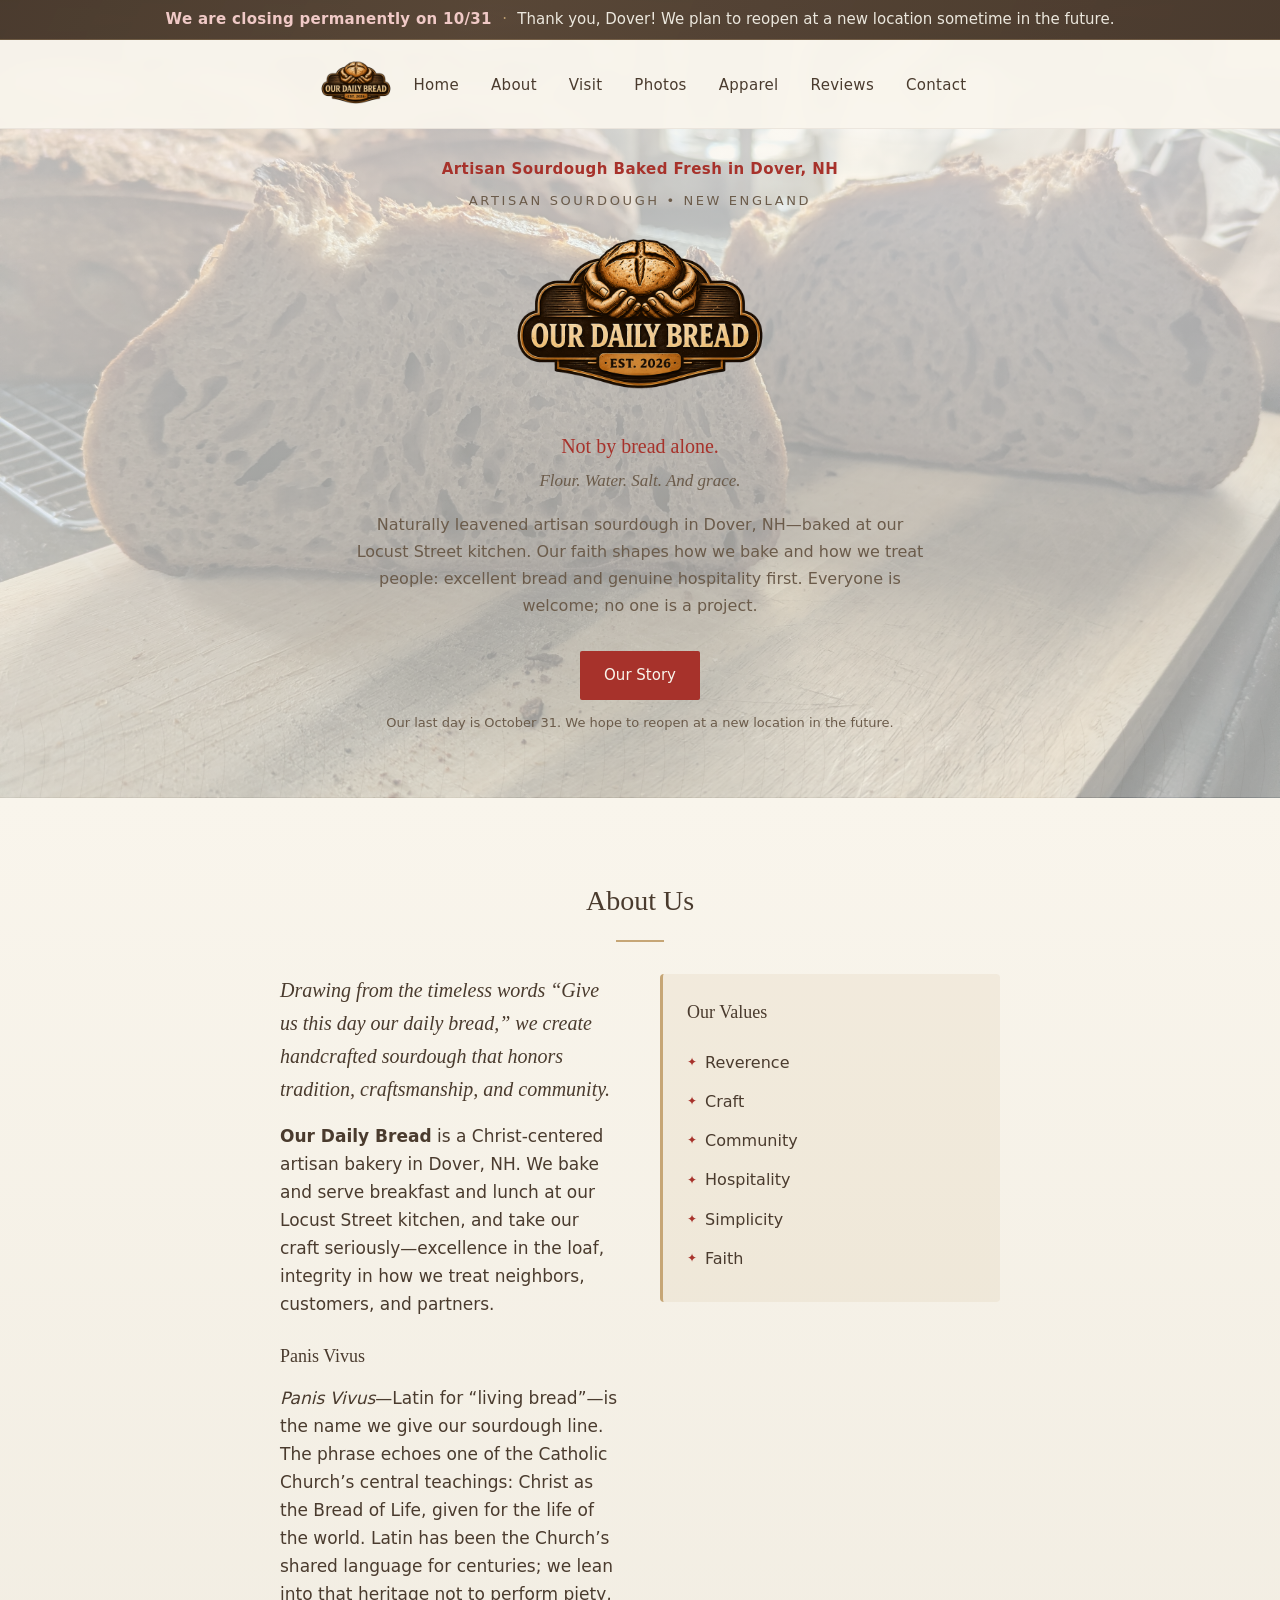
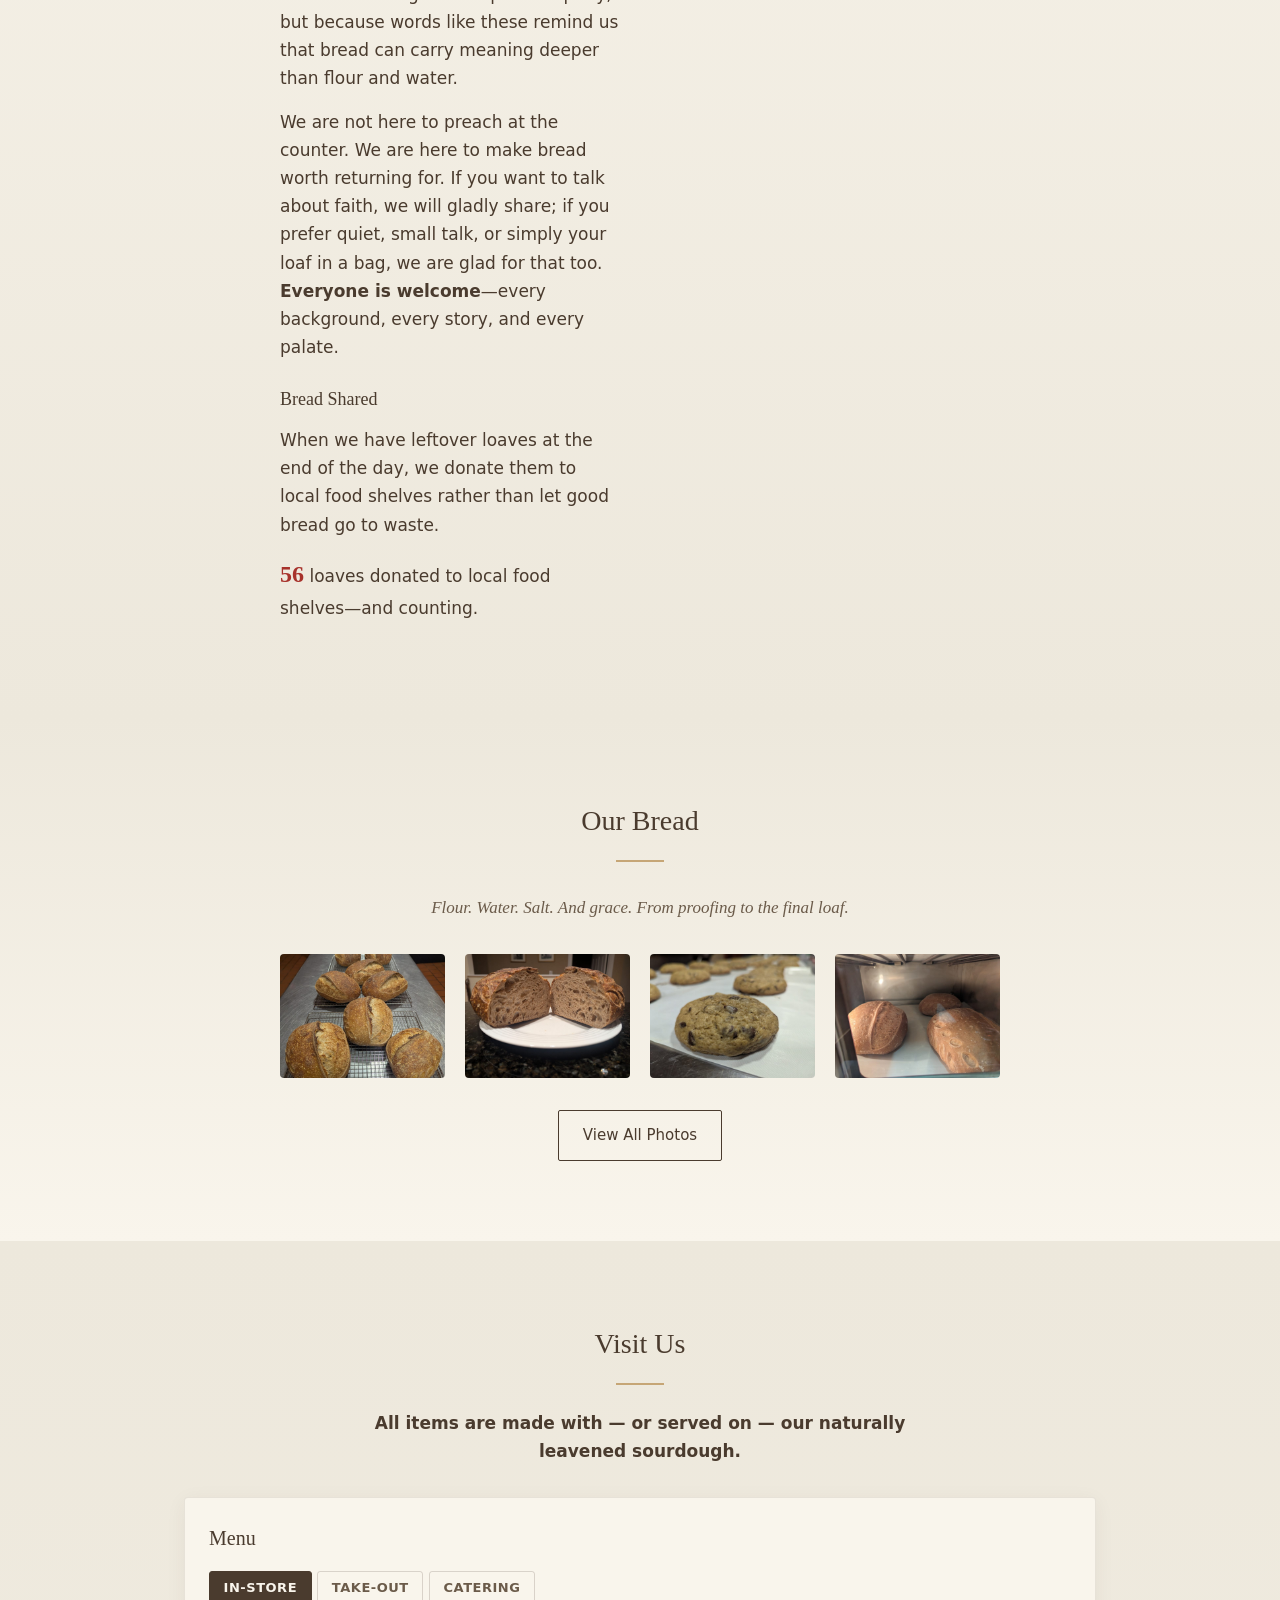
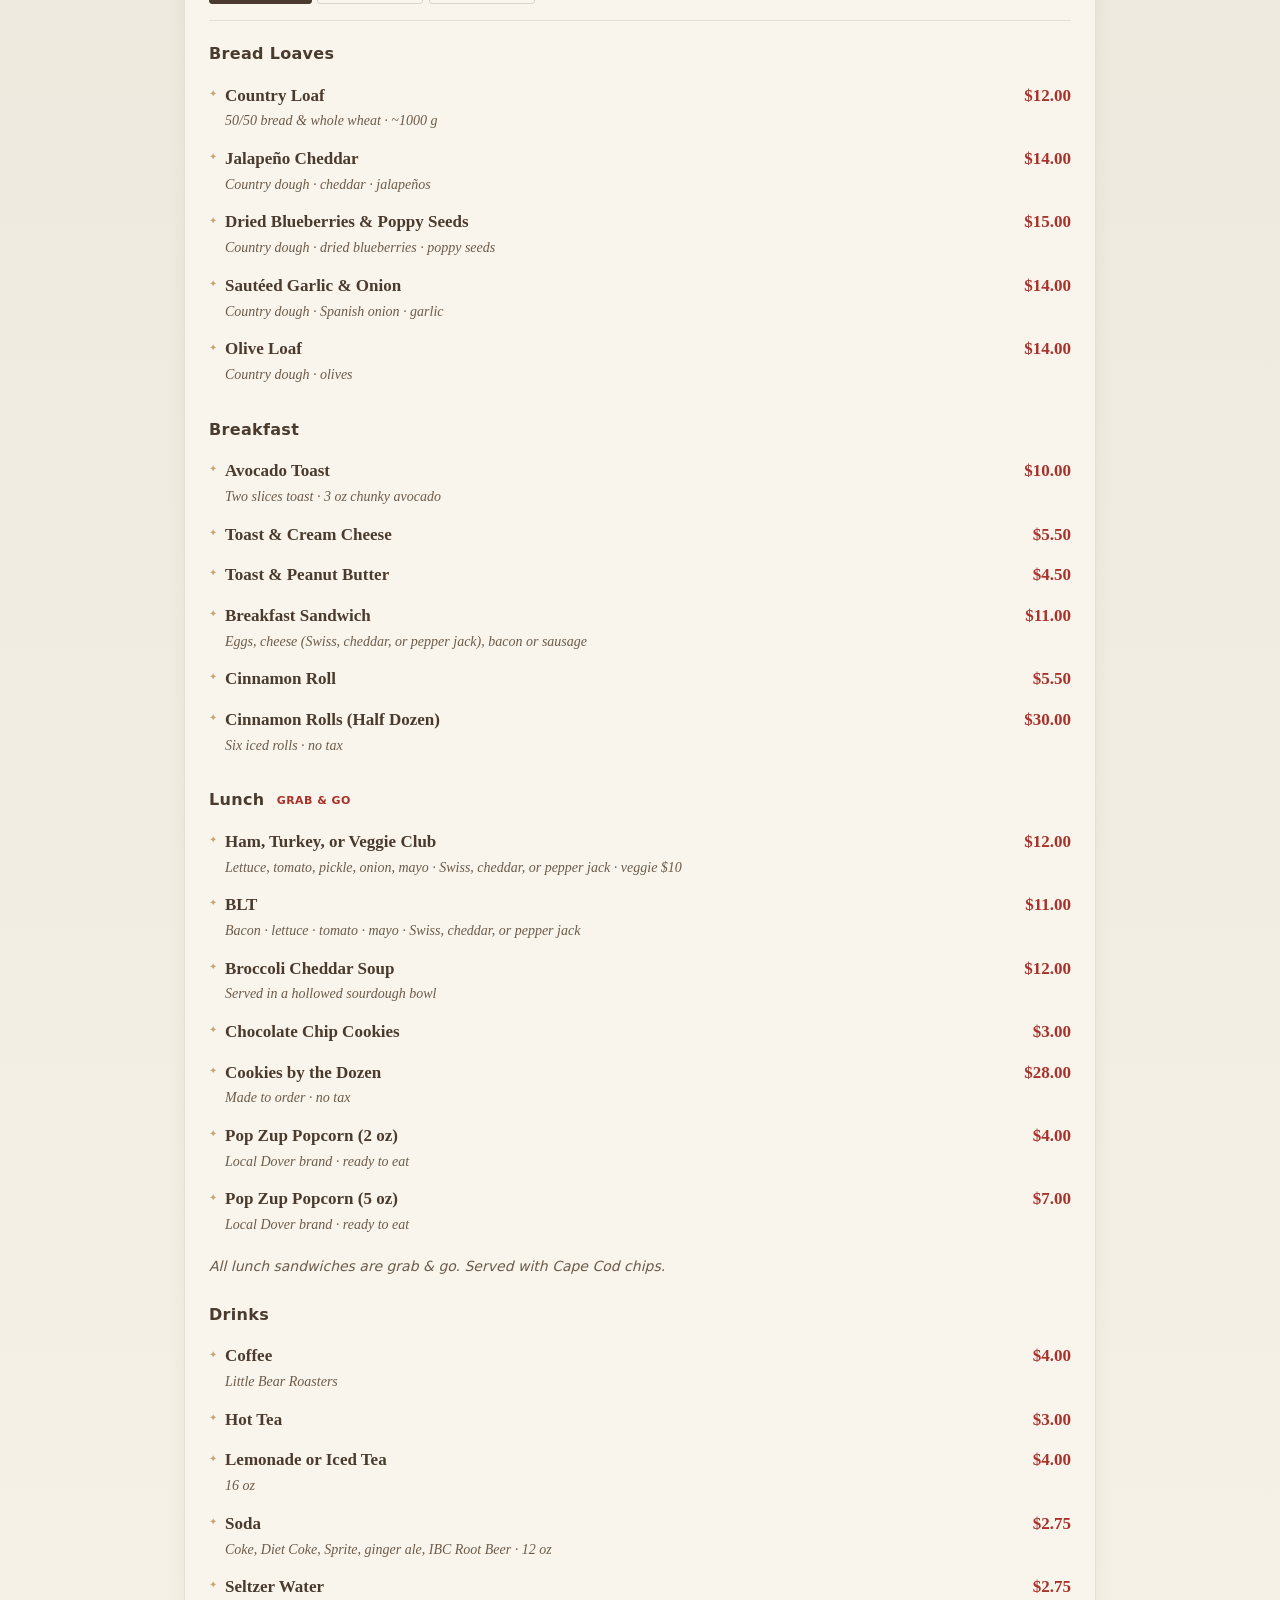
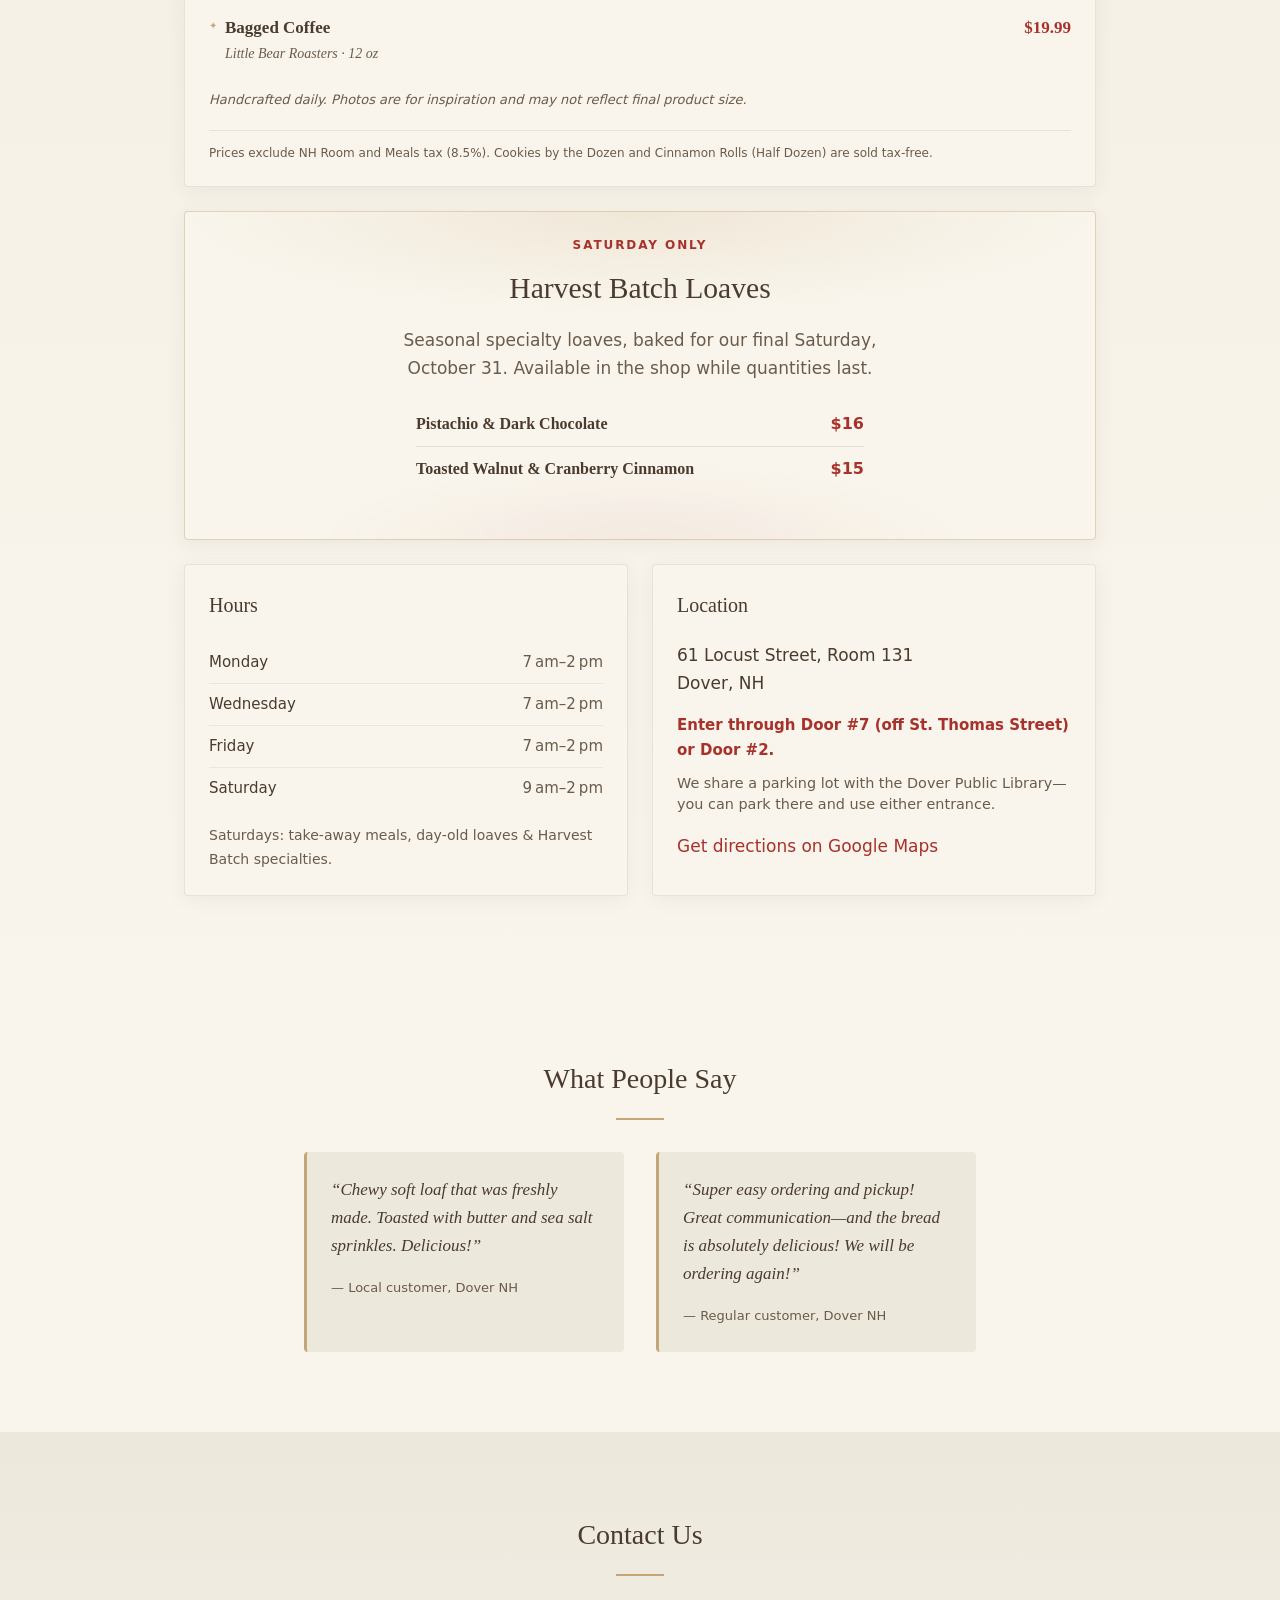
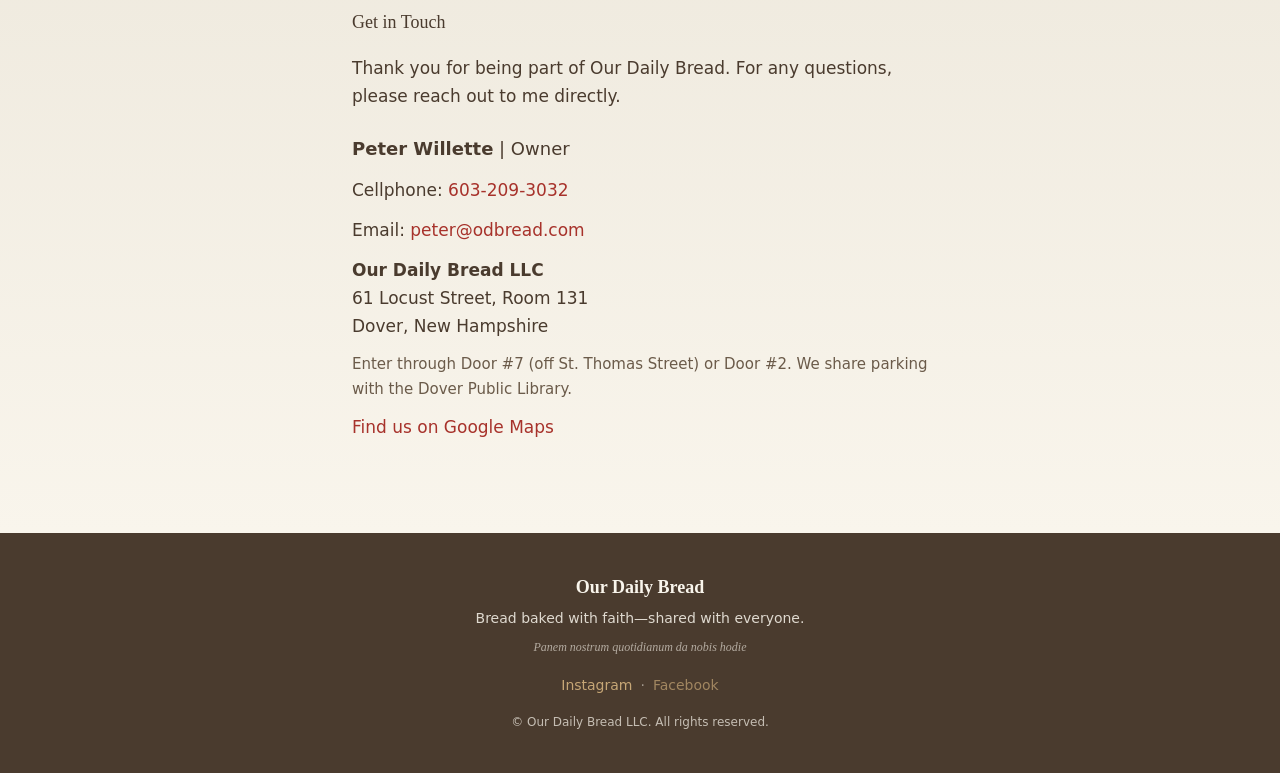
<file: index.html>
<!DOCTYPE html>
<html lang="en">
<head>
  <meta charset="UTF-8">
  <meta name="viewport" content="width=device-width, initial-scale=1.0">
  <meta name="referrer" content="strict-origin-when-cross-origin">
  <meta http-equiv="X-Content-Type-Options" content="nosniff">
  <meta http-equiv="Permissions-Policy" content="camera=(), microphone=(), geolocation=(), interest-cohort=()">
  <meta http-equiv="Content-Security-Policy" content="default-src 'self'; base-uri 'self'; object-src 'none'; upgrade-insecure-requests; frame-src https://www.google.com; script-src 'self' 'unsafe-inline' https://www.googletagmanager.com https://www.google.com https://www.gstatic.com; style-src 'self' https://fonts.googleapis.com; font-src https://fonts.gstatic.com data:; img-src 'self' data: https: blob:; connect-src 'self' https://script.google.com https://www.google.com https://www.googletagmanager.com https://www.google-analytics.com https://analytics.google.com https://region1.google-analytics.com https://stats.g.doubleclick.net; form-action 'self' https://script.google.com;">
  <title>Artisan Sourdough Bakery | Our Daily Bread – Dover, NH</title>
  <meta name="description" content="Our Daily Bread — naturally leavened sourdough in Dover, NH. Christ-centered artisan bakery. Closing permanently on 10/31; we plan to reopen at a new location in the future.">
  <meta name="keywords" content="artisan sourdough, New England bakery, Dover NH bakery, naturally leavened bread, artisan bread Dover NH, Our Daily Bread">
  <link rel="preconnect" href="https://fonts.googleapis.com">
  <link rel="preconnect" href="https://fonts.gstatic.com" crossorigin>
  <link href="https://fonts.googleapis.com/css2?family=EB+Garamond:ital,wght@0,400;0,500;0,600;0,700;1,400&family=Libre+Franklin:wght@300;400;500;600&display=swap" rel="stylesheet">
  <link rel="stylesheet" href="css/styles.css?v=17">
  <link rel="canonical" href="https://odbread.com/">
  <meta property="og:title" content="Artisan Sourdough Bakery | Our Daily Bread – Dover, NH">
  <meta property="og:description" content="Naturally leavened sourdough in Dover, NH — faith-shaped craft, open table. Closing permanently on 10/31; we plan to reopen at a new location in the future.">
  <meta property="og:type" content="website">
</head>
<body>
  <header class="site-header">
    <div class="promo-banner" role="status">
      <div class="promo-banner-inner">
        <p class="promo-banner-text">
          <span class="promo-banner-headline">We are closing permanently on 10/31</span>
          <span class="promo-banner-sep" aria-hidden="true">&middot;</span>
          <span class="promo-banner-sub">Thank you, Dover! We plan to reopen at a new location sometime in the future.</span>
        </p>
      </div>
    </div>
    <nav class="nav">
      <a href="index.html#home" class="logo">
        <img src="images/our-daily-bread-logo.png" alt="Our Daily Bread — artisan sourdough bakery, Dover NH" class="logo-img" width="200" height="56">
      </a>
      <button type="button" class="nav-toggle" aria-label="Toggle menu" aria-expanded="false" aria-controls="primary-nav">
        <span></span>
        <span></span>
        <span></span>
      </button>
      <ul class="nav-links" id="primary-nav">
        <li><a href="#home">Home</a></li>
        <li><a href="#about">About</a></li>
        <li><a href="#visit">Visit</a></li>
        <li><a href="photos.html">Photos</a></li>
        <li><a href="shop.html">Apparel</a></li>
        <li><a href="#testimonials">Reviews</a></li>
        <li><a href="#contact">Contact</a></li>
      </ul>
    </nav>
  </header>

  <main>
    <!-- Hero -->
    <section id="home" class="hero">
      <div class="hero-bg"></div>
      <div class="hero-content">
        <p class="hero-value-prop">Artisan Sourdough Baked Fresh in Dover, NH</p>
        <p class="hero-subtitle">Artisan Sourdough • New England</p>
        <h1 class="hero-title hero-title--logo">
          <img src="images/our-daily-bread-logo.png" alt="Our Daily Bread" class="hero-logo" width="420" height="120" decoding="async" fetchpriority="high">
        </h1>
        <p class="hero-tagline">Not by bread alone.</p>
        <p class="hero-subline"><em>Flour. Water. Salt. And grace.</em></p>
        <p class="hero-mission">Naturally leavened artisan sourdough in Dover, NH&mdash;baked at our Locust Street kitchen. Our faith shapes how we bake and how we treat people: excellent bread and genuine hospitality first. Everyone is welcome; no one is a project.</p>
        <div class="hero-cta">
          <a href="#about" class="btn btn-primary">Our Story</a>
        </div>
        <p class="hero-cta-hint">Our last day is October 31. We hope to reopen at a new location in the future.</p>
      </div>
      <div class="hero-wheat" aria-hidden="true"></div>
    </section>

    <!-- About -->
    <section id="about" class="about">
      <div class="container">
        <h2 class="section-title">About Us</h2>
        <div class="about-grid">
          <div class="about-content">
            <p class="about-lead">Drawing from the timeless words &ldquo;Give us this day our daily bread,&rdquo; we create handcrafted sourdough that honors tradition, craftsmanship, and community.</p>
            <p><strong>Our Daily Bread</strong> is a Christ-centered artisan bakery in Dover, NH. We bake and serve breakfast and lunch at our Locust Street kitchen, and take our craft seriously&mdash;excellence in the loaf, integrity in how we treat neighbors, customers, and partners.</p>
            <h3 class="about-subhead">Panis Vivus</h3>
            <p><em>Panis Vivus</em>&mdash;Latin for &ldquo;living bread&rdquo;&mdash;is the name we give our sourdough line. The phrase echoes one of the Catholic Church&rsquo;s central teachings: Christ as the Bread of Life, given for the life of the world. Latin has been the Church&rsquo;s shared language for centuries; we lean into that heritage not to perform piety, but because words like these remind us that bread can carry meaning deeper than flour and water.</p>
            <p>We are not here to preach at the counter. We are here to make bread worth returning for. If you want to talk about faith, we will gladly share; if you prefer quiet, small talk, or simply your loaf in a bag, we are glad for that too. <strong>Everyone is welcome</strong>&mdash;every background, every story, and every palate.</p>
            <h3 class="about-subhead">Bread Shared</h3>
            <p>When we have leftover loaves at the end of the day, we donate them to local food shelves rather than let good bread go to waste.</p>
            <p class="donation-stat"><span id="donationTotal" class="donation-total">56</span> loaves donated to local food shelves&mdash;and counting.</p>
          </div>
          <div class="values">
            <h3>Our Values</h3>
            <ul class="values-list">
              <li><span class="value-icon">✦</span> Reverence</li>
              <li><span class="value-icon">✦</span> Craft</li>
              <li><span class="value-icon">✦</span> Community</li>
              <li><span class="value-icon">✦</span> Hospitality</li>
              <li><span class="value-icon">✦</span> Simplicity</li>
              <li><span class="value-icon">✦</span> Faith</li>
            </ul>
          </div>
        </div>
      </div>
    </section>

    <!-- Photo Gallery (Landing) -->
    <section id="gallery" class="gallery">
      <div class="container">
        <h2 class="section-title">Our Bread</h2>
        <p class="gallery-intro">Flour. Water. Salt. And grace. From proofing to the final loaf.</p>
        <div class="gallery-grid">
          <a href="photos.html" class="gallery-item">
            <img src="images/gallery/PXL_20260622_201004152.jpg" alt="Fresh sourdough loaves cooling at Our Daily Bread, Dover NH" width="400" height="300" loading="lazy">
          </a>
          <a href="photos.html" class="gallery-item">
            <img src="images/gallery/PXL_20260624_011551714.jpg" alt="Sourdough loaf cut open showing open crumb" width="400" height="300" loading="lazy">
          </a>
          <a href="photos.html" class="gallery-item">
            <img src="images/gallery/PXL_20260622_204603319.jpg" alt="Chocolate chip cookies at Our Daily Bread" width="400" height="300" loading="lazy">
          </a>
          <a href="photos.html" class="gallery-item">
            <img src="images/gallery/PXL_20260622_194040164.jpg" alt="Sourdough loaves baking in the oven" width="400" height="300" loading="lazy">
          </a>
        </div>
        <p class="gallery-cta"><a href="photos.html" class="btn btn-secondary">View All Photos</a></p>
      </div>
    </section>

    <!-- Menu, Hours & Location -->
    <section id="visit" class="visit">
      <div class="container visit-container">
        <h2 class="section-title">Visit Us</h2>
        <p class="visit-lead"><strong>All items are made with &mdash; or served on &mdash; our naturally leavened sourdough.</strong></p>
        <div class="visit-grid">
          <div class="visit-card visit-menu">
            <h3>Menu</h3>
            <div class="menu-tabs" role="tablist" aria-label="Choose a menu">
              <button type="button" class="menu-tab is-active" role="tab" id="tab-instore" aria-selected="true" aria-controls="menu-instore">In-Store</button>
              <button type="button" class="menu-tab" role="tab" id="tab-takeout" aria-selected="false" aria-controls="menu-takeout" tabindex="-1">Take-Out</button>
              <button type="button" class="menu-tab" role="tab" id="tab-catering" aria-selected="false" aria-controls="menu-catering" tabindex="-1">Catering</button>
            </div>

            <!-- In-Store -->
            <div class="menu-panel is-active" role="tabpanel" id="menu-instore" aria-labelledby="tab-instore">
              <div class="menu-category">
                <h4>Bread Loaves</h4>
                <ul class="menu-list">
                  <li>
                    <span class="menu-item-row"><span class="menu-item-name">Country Loaf</span><span class="menu-item-price">$12.00</span></span>
                    <span class="menu-item-desc">50/50 bread &amp; whole wheat &middot; ~1000 g</span>
                  </li>
                  <li>
                    <span class="menu-item-row"><span class="menu-item-name">Jalape&ntilde;o Cheddar</span><span class="menu-item-price">$14.00</span></span>
                    <span class="menu-item-desc">Country dough &middot; cheddar &middot; jalape&ntilde;os</span>
                  </li>
                  <li>
                    <span class="menu-item-row"><span class="menu-item-name">Dried Blueberries &amp; Poppy Seeds</span><span class="menu-item-price">$15.00</span></span>
                    <span class="menu-item-desc">Country dough &middot; dried blueberries &middot; poppy seeds</span>
                  </li>
                  <li>
                    <span class="menu-item-row"><span class="menu-item-name">Saut&eacute;ed Garlic &amp; Onion</span><span class="menu-item-price">$14.00</span></span>
                    <span class="menu-item-desc">Country dough &middot; Spanish onion &middot; garlic</span>
                  </li>
                  <li>
                    <span class="menu-item-row"><span class="menu-item-name">Olive Loaf</span><span class="menu-item-price">$14.00</span></span>
                    <span class="menu-item-desc">Country dough &middot; olives</span>
                  </li>
                </ul>
              </div>
              <div class="menu-category">
                <h4>Breakfast</h4>
                <ul class="menu-list">
                  <li>
                    <span class="menu-item-row"><span class="menu-item-name">Avocado Toast</span><span class="menu-item-price">$10.00</span></span>
                    <span class="menu-item-desc">Two slices toast &middot; 3 oz chunky avocado</span>
                  </li>
                  <li>
                    <span class="menu-item-row"><span class="menu-item-name">Toast &amp; Cream Cheese</span><span class="menu-item-price">$5.50</span></span>
                  </li>
                  <li>
                    <span class="menu-item-row"><span class="menu-item-name">Toast &amp; Peanut Butter</span><span class="menu-item-price">$4.50</span></span>
                  </li>
                  <li>
                    <span class="menu-item-row"><span class="menu-item-name">Breakfast Sandwich</span><span class="menu-item-price">$11.00</span></span>
                    <span class="menu-item-desc">Eggs, cheese (Swiss, cheddar, or pepper jack), bacon or sausage</span>
                  </li>
                  <li>
                    <span class="menu-item-row"><span class="menu-item-name">Cinnamon Roll</span><span class="menu-item-price">$5.50</span></span>
                  </li>
                  <li>
                    <span class="menu-item-row"><span class="menu-item-name">Cinnamon Rolls (Half Dozen)</span><span class="menu-item-price">$30.00</span></span>
                    <span class="menu-item-desc">Six iced rolls &middot; no tax</span>
                  </li>
                </ul>
              </div>
              <div class="menu-category">
                <h4>Lunch <span class="menu-category-tag">Grab &amp; Go</span></h4>
                <ul class="menu-list">
                  <li>
                    <span class="menu-item-row"><span class="menu-item-name">Ham, Turkey, or Veggie Club</span><span class="menu-item-price">$12.00</span></span>
                    <span class="menu-item-desc">Lettuce, tomato, pickle, onion, mayo &middot; Swiss, cheddar, or pepper jack &middot; veggie $10</span>
                  </li>
                  <li>
                    <span class="menu-item-row"><span class="menu-item-name">BLT</span><span class="menu-item-price">$11.00</span></span>
                    <span class="menu-item-desc">Bacon &middot; lettuce &middot; tomato &middot; mayo &middot; Swiss, cheddar, or pepper jack</span>
                  </li>
                  <li>
                    <span class="menu-item-row"><span class="menu-item-name">Broccoli Cheddar Soup</span><span class="menu-item-price">$12.00</span></span>
                    <span class="menu-item-desc">Served in a hollowed sourdough bowl</span>
                  </li>
                  <li>
                    <span class="menu-item-row"><span class="menu-item-name">Chocolate Chip Cookies</span><span class="menu-item-price">$3.00</span></span>
                  </li>
                  <li>
                    <span class="menu-item-row"><span class="menu-item-name">Cookies by the Dozen</span><span class="menu-item-price">$28.00</span></span>
                    <span class="menu-item-desc">Made to order &middot; no tax</span>
                  </li>
                  <li>
                    <span class="menu-item-row"><span class="menu-item-name">Pop Zup Popcorn (2&nbsp;oz)</span><span class="menu-item-price">$4.00</span></span>
                    <span class="menu-item-desc">Local Dover brand &middot; ready to eat</span>
                  </li>
                  <li>
                    <span class="menu-item-row"><span class="menu-item-name">Pop Zup Popcorn (5&nbsp;oz)</span><span class="menu-item-price">$7.00</span></span>
                    <span class="menu-item-desc">Local Dover brand &middot; ready to eat</span>
                  </li>
                </ul>
                <p class="menu-note">All lunch sandwiches are grab &amp; go. Served with Cape Cod chips.</p>
              </div>
              <div class="menu-category">
                <h4>Drinks</h4>
                <ul class="menu-list">
                  <li>
                    <span class="menu-item-row"><span class="menu-item-name">Coffee</span><span class="menu-item-price">$4.00</span></span>
                    <span class="menu-item-desc">Little Bear Roasters</span>
                  </li>
                  <li>
                    <span class="menu-item-row"><span class="menu-item-name">Hot Tea</span><span class="menu-item-price">$3.00</span></span>
                  </li>
                  <li>
                    <span class="menu-item-row"><span class="menu-item-name">Lemonade or Iced Tea</span><span class="menu-item-price">$4.00</span></span>
                    <span class="menu-item-desc">16 oz</span>
                  </li>
                  <li>
                    <span class="menu-item-row"><span class="menu-item-name">Soda</span><span class="menu-item-price">$2.75</span></span>
                    <span class="menu-item-desc">Coke, Diet Coke, Sprite, ginger ale, IBC Root Beer &middot; 12 oz</span>
                  </li>
                  <li>
                    <span class="menu-item-row"><span class="menu-item-name">Seltzer Water</span><span class="menu-item-price">$2.75</span></span>
                  </li>
                  <li>
                    <span class="menu-item-row"><span class="menu-item-name">Bagged Coffee</span><span class="menu-item-price">$19.99</span></span>
                    <span class="menu-item-desc">Little Bear Roasters &middot; 12 oz</span>
                  </li>
                </ul>
              </div>
              <p class="menu-disclaimer">Handcrafted daily. Photos are for inspiration and may not reflect final product size.</p>
              <p class="menu-tax">Prices exclude NH Room and Meals tax (8.5%). Cookies by the Dozen and Cinnamon Rolls (Half Dozen) are sold tax-free.</p>
            </div>

            <!-- Take-Out -->
            <div class="menu-panel" role="tabpanel" id="menu-takeout" aria-labelledby="tab-takeout" hidden>
              <p class="menu-panel-lead">Stop by the shop for take-out through our final day, October 31.</p>
              <div class="menu-category">
                <h4>Bread Loaves</h4>
                <ul class="menu-list">
                  <li>
                    <span class="menu-item-row"><span class="menu-item-name">Country Loaf</span><span class="menu-item-price">$12</span></span>
                    <span class="menu-item-desc">50/50 bread &amp; whole wheat &middot; ~1000 g</span>
                  </li>
                  <li>
                    <span class="menu-item-row"><span class="menu-item-name">Jalape&ntilde;o Cheddar</span><span class="menu-item-price">$14</span></span>
                  </li>
                  <li>
                    <span class="menu-item-row"><span class="menu-item-name">Dried Blueberries &amp; Poppy Seeds</span><span class="menu-item-price">$15</span></span>
                  </li>
                  <li>
                    <span class="menu-item-row"><span class="menu-item-name">Saut&eacute;ed Garlic &amp; Onion</span><span class="menu-item-price">$14</span></span>
                  </li>
                  <li>
                    <span class="menu-item-row"><span class="menu-item-name">Olive Loaf</span><span class="menu-item-price">$14</span></span>
                  </li>
                </ul>
              </div>
              <div class="menu-category">
                <h4>Sweets</h4>
                <ul class="menu-list">
                  <li>
                    <span class="menu-item-row"><span class="menu-item-name">Cinnamon Roll</span><span class="menu-item-price">$5.50</span></span>
                  </li>
                  <li>
                    <span class="menu-item-row"><span class="menu-item-name">Cinnamon Rolls (Half Dozen)</span><span class="menu-item-price">$30</span></span>
                    <span class="menu-item-desc">Six iced rolls</span>
                  </li>
                  <li>
                    <span class="menu-item-row"><span class="menu-item-name">Chocolate Chip Cookie</span><span class="menu-item-price">$3</span></span>
                  </li>
                  <li>
                    <span class="menu-item-row"><span class="menu-item-name">Cookies by the Dozen</span><span class="menu-item-price">$28</span></span>
                    <span class="menu-item-desc">Made to order</span>
                  </li>
                  <li>
                    <span class="menu-item-row"><span class="menu-item-name">Pop Zup Popcorn (2&nbsp;oz)</span><span class="menu-item-price">$4</span></span>
                    <span class="menu-item-desc">Local Dover brand</span>
                  </li>
                  <li>
                    <span class="menu-item-row"><span class="menu-item-name">Pop Zup Popcorn (5&nbsp;oz)</span><span class="menu-item-price">$7</span></span>
                    <span class="menu-item-desc">Local Dover brand</span>
                  </li>
                </ul>
              </div>
              <div class="menu-category">
                <h4>Breakfast</h4>
                <ul class="menu-list">
                  <li>
                    <span class="menu-item-row"><span class="menu-item-name">Breakfast Sandwich</span><span class="menu-item-price">$11</span></span>
                    <span class="menu-item-desc">Swiss, cheddar, or pepper jack</span>
                  </li>
                  <li>
                    <span class="menu-item-row"><span class="menu-item-name">Avocado Toast</span><span class="menu-item-price">$10</span></span>
                  </li>
                  <li>
                    <span class="menu-item-row"><span class="menu-item-name">Toast &amp; Cream Cheese</span><span class="menu-item-price">$5.50</span></span>
                  </li>
                  <li>
                    <span class="menu-item-row"><span class="menu-item-name">Toast &amp; Peanut Butter</span><span class="menu-item-price">$4.50</span></span>
                  </li>
                </ul>
              </div>
              <div class="menu-category">
                <h4>Lunch <span class="menu-category-tag">Grab &amp; Go</span></h4>
                <ul class="menu-list">
                  <li>
                    <span class="menu-item-row"><span class="menu-item-name">Ham, Turkey, or Veggie Club</span><span class="menu-item-price">$12</span></span>
                    <span class="menu-item-desc">Swiss, cheddar, or pepper jack &middot; veggie $10</span>
                  </li>
                  <li>
                    <span class="menu-item-row"><span class="menu-item-name">BLT</span><span class="menu-item-price">$11</span></span>
                    <span class="menu-item-desc">Swiss, cheddar, or pepper jack</span>
                  </li>
                  <li>
                    <span class="menu-item-row"><span class="menu-item-name">Broccoli Cheddar Soup</span><span class="menu-item-price">$12</span></span>
                    <span class="menu-item-desc">Served in a hollowed sourdough bowl</span>
                  </li>
                </ul>
                <p class="menu-note">All lunch sandwiches are grab &amp; go. Served with Cape Cod chips.</p>
              </div>
              <div class="menu-category">
                <h4>Drinks</h4>
                <ul class="menu-list">
                  <li>
                    <span class="menu-item-row"><span class="menu-item-name">Coffee</span><span class="menu-item-price">$4</span></span>
                    <span class="menu-item-desc">Little Bear Roasters</span>
                  </li>
                  <li>
                    <span class="menu-item-row"><span class="menu-item-name">Hot Tea</span><span class="menu-item-price">$3</span></span>
                  </li>
                  <li>
                    <span class="menu-item-row"><span class="menu-item-name">Lemonade or Iced Tea</span><span class="menu-item-price">$4</span></span>
                    <span class="menu-item-desc">16 oz</span>
                  </li>
                  <li>
                    <span class="menu-item-row"><span class="menu-item-name">Soda</span><span class="menu-item-price">$2.75</span></span>
                    <span class="menu-item-desc">12 oz</span>
                  </li>
                  <li>
                    <span class="menu-item-row"><span class="menu-item-name">Seltzer Water</span><span class="menu-item-price">$2.75</span></span>
                  </li>
                  <li>
                    <span class="menu-item-row"><span class="menu-item-name">Bagged Coffee</span><span class="menu-item-price">$19.99</span></span>
                    <span class="menu-item-desc">12 oz</span>
                  </li>
                </ul>
              </div>
              <p class="menu-disclaimer">Handcrafted daily. Photos are for inspiration and may not reflect final product size.</p>
              <p class="menu-tax">Prices exclude NH Room and Meals tax (8.5%).</p>
            </div>

            <!-- Catering -->
            <div class="menu-panel" role="tabpanel" id="menu-catering" aria-labelledby="tab-catering" hidden>
              <p class="menu-panel-lead">We are no longer taking catering orders as we close permanently on October 31. Breakfast, lunch &amp; drinks were priced for a minimum of 6; loaves and bagged coffee priced each.</p>
              <div class="menu-category">
                <h4>Bread Loaves</h4>
                <ul class="menu-list">
                  <li>
                    <span class="menu-item-row"><span class="menu-item-name">Country Loaf</span><span class="menu-item-price">$12.00</span></span>
                    <span class="menu-item-desc">Whole or sliced &middot; ~1000 g</span>
                  </li>
                  <li>
                    <span class="menu-item-row"><span class="menu-item-name">Jalape&ntilde;o Cheddar</span><span class="menu-item-price">$14.00</span></span>
                  </li>
                  <li>
                    <span class="menu-item-row"><span class="menu-item-name">Dried Blueberries &amp; Poppy Seeds</span><span class="menu-item-price">$15.00</span></span>
                  </li>
                  <li>
                    <span class="menu-item-row"><span class="menu-item-name">Saut&eacute;ed Garlic &amp; Onion</span><span class="menu-item-price">$14.00</span></span>
                  </li>
                  <li>
                    <span class="menu-item-row"><span class="menu-item-name">Olive Loaf</span><span class="menu-item-price">$14.00</span></span>
                  </li>
                </ul>
                <p class="menu-note">Ideal for sharing boards and gift baskets.</p>
              </div>
              <div class="menu-category">
                <h4>Breakfast <span class="menu-category-tag">For 6</span></h4>
                <ul class="menu-list">
                  <li>
                    <span class="menu-item-row"><span class="menu-item-name">Breakfast Sandwich</span><span class="menu-item-price">$66.00</span></span>
                    <span class="menu-item-desc">Swiss, cheddar, or pepper jack</span>
                  </li>
                  <li>
                    <span class="menu-item-row"><span class="menu-item-name">Avocado Toast</span><span class="menu-item-price">$60.00</span></span>
                  </li>
                  <li>
                    <span class="menu-item-row"><span class="menu-item-name">Toast &amp; Cream Cheese</span><span class="menu-item-price">$33.00</span></span>
                  </li>
                  <li>
                    <span class="menu-item-row"><span class="menu-item-name">Toast &amp; Peanut Butter</span><span class="menu-item-price">$27.00</span></span>
                  </li>
                  <li>
                    <span class="menu-item-row"><span class="menu-item-name">Cinnamon Rolls</span><span class="menu-item-price">$30.00</span></span>
                    <span class="menu-item-desc">Add half dozens as needed</span>
                  </li>
                </ul>
              </div>
              <div class="menu-category">
                <h4>Lunch <span class="menu-category-tag">Grab &amp; Go &middot; For 6</span></h4>
                <ul class="menu-list">
                  <li>
                    <span class="menu-item-row"><span class="menu-item-name">Ham, Turkey, or Veggie Club</span><span class="menu-item-price">$72.00</span></span>
                    <span class="menu-item-desc">Swiss, cheddar, or pepper jack &middot; veggie $60</span>
                  </li>
                  <li>
                    <span class="menu-item-row"><span class="menu-item-name">BLT</span><span class="menu-item-price">$66.00</span></span>
                    <span class="menu-item-desc">Swiss, cheddar, or pepper jack</span>
                  </li>
                  <li>
                    <span class="menu-item-row"><span class="menu-item-name">Broccoli Cheddar Soup</span><span class="menu-item-price">$72.00</span></span>
                    <span class="menu-item-desc">Bread bowls &middot; or ask about quart / half-gallon</span>
                  </li>
                  <li>
                    <span class="menu-item-row"><span class="menu-item-name">Cookies by the Dozen</span><span class="menu-item-price">$28.00</span></span>
                    <span class="menu-item-desc">Made to order</span>
                  </li>
                  <li>
                    <span class="menu-item-row"><span class="menu-item-name">Pop Zup Popcorn (2&nbsp;oz)</span><span class="menu-item-price">$4.00</span></span>
                    <span class="menu-item-desc">Priced each</span>
                  </li>
                  <li>
                    <span class="menu-item-row"><span class="menu-item-name">Pop Zup Popcorn (5&nbsp;oz)</span><span class="menu-item-price">$7.00</span></span>
                    <span class="menu-item-desc">Priced each</span>
                  </li>
                </ul>
                <p class="menu-note">Lunch sandwiches are grab &amp; go. Cape Cod chips included.</p>
              </div>
              <div class="menu-category">
                <h4>Drinks</h4>
                <ul class="menu-list">
                  <li>
                    <span class="menu-item-row"><span class="menu-item-name">Coffee</span><span class="menu-item-price">$24.00</span></span>
                    <span class="menu-item-desc">For 6 &middot; ask about group carafes</span>
                  </li>
                  <li>
                    <span class="menu-item-row"><span class="menu-item-name">Hot Tea</span><span class="menu-item-price">$18.00</span></span>
                    <span class="menu-item-desc">For 6</span>
                  </li>
                  <li>
                    <span class="menu-item-row"><span class="menu-item-name">Lemonade or Iced Tea</span><span class="menu-item-price">$24.00</span></span>
                    <span class="menu-item-desc">For 6 &middot; 16 oz</span>
                  </li>
                  <li>
                    <span class="menu-item-row"><span class="menu-item-name">Soda</span><span class="menu-item-price">$16.50</span></span>
                    <span class="menu-item-desc">For 6 &middot; 12 oz</span>
                  </li>
                  <li>
                    <span class="menu-item-row"><span class="menu-item-name">Seltzer Water</span><span class="menu-item-price">$16.50</span></span>
                    <span class="menu-item-desc">For 6</span>
                  </li>
                  <li>
                    <span class="menu-item-row"><span class="menu-item-name">Bagged Coffee</span><span class="menu-item-price">$19.99</span></span>
                    <span class="menu-item-desc">Priced each &middot; host gifts &amp; take-home</span>
                  </li>
                </ul>
              </div>
              <p class="menu-note">A 20% gratuity applied to catering orders. Delivered orders also included a 10% delivery fee.</p>
              <p class="menu-disclaimer">Handcrafted daily. Photos are for inspiration and may not reflect final product size.</p>
              <p class="menu-tax">Prices exclude NH Room and Meals tax (8.5%).</p>
            </div>
          </div>
          <aside class="visit-card visit-harvest" id="harvest-batch" aria-labelledby="harvest-title">
            <p class="visit-harvest-eyebrow">Saturday Only</p>
            <h3 id="harvest-title">Harvest Batch Loaves</h3>
            <p class="visit-harvest-lead">Seasonal specialty loaves, baked for our final Saturday, October 31. Available in the shop while quantities last.</p>
            <ul class="harvest-list">
              <li><span class="harvest-name">Pistachio &amp; Dark Chocolate</span><span class="harvest-price">$16</span></li>
              <li><span class="harvest-name">Toasted Walnut &amp; Cranberry Cinnamon</span><span class="harvest-price">$15</span></li>
            </ul>
          </aside>
          <div class="visit-card visit-hours">
            <h3>Hours</h3>
            <ul class="hours-list">
              <li><span class="hours-day">Monday</span><span class="hours-time">7&thinsp;am&ndash;2&thinsp;pm</span></li>
              <li><span class="hours-day">Wednesday</span><span class="hours-time">7&thinsp;am&ndash;2&thinsp;pm</span></li>
              <li><span class="hours-day">Friday</span><span class="hours-time">7&thinsp;am&ndash;2&thinsp;pm</span></li>
              <li><span class="hours-day">Saturday</span><span class="hours-time">9&thinsp;am&ndash;2&thinsp;pm</span></li>
            </ul>
            <p class="hours-note">Saturdays: take-away meals, day-old loaves &amp; Harvest Batch specialties.</p>
          </div>
          <div class="visit-card visit-location">
            <h3>Location</h3>
            <address class="visit-address">
              <p>61 Locust Street, Room 131<br>Dover, NH</p>
            </address>
            <p class="visit-emphasis">Enter through Door&nbsp;#7 (off St. Thomas Street) or Door&nbsp;#2.</p>
            <p class="visit-parking">We share a parking lot with the Dover Public Library&mdash;you can park there and use either entrance.</p>
            <p><a href="https://www.google.com/maps/search/?api=1&query=61+Locust+Street,+Dover,+NH" target="_blank" rel="noopener noreferrer">Get directions on Google Maps</a></p>
          </div>
        </div>
      </div>
    </section>

    <!-- Social Proof / Testimonials -->
    <section id="testimonials" class="testimonials">
      <div class="container">
        <h2 class="section-title">What People Say</h2>
        <div class="testimonials-grid testimonials-grid--two">
          <blockquote class="testimonial">
            <p>&ldquo;Chewy soft loaf that was freshly made. Toasted with butter and sea salt sprinkles. Delicious!&rdquo;</p>
            <cite>&mdash; Local customer, Dover NH</cite>
          </blockquote>
          <blockquote class="testimonial">
            <p>&ldquo;Super easy ordering and pickup! Great communication&mdash;and the bread is absolutely delicious! We will be ordering again!&rdquo;</p>
            <cite>&mdash; Regular customer, Dover NH</cite>
          </blockquote>
        </div>
      </div>
    </section>

    <!-- Contact -->
    <section id="contact" class="contact">
      <div class="container">
        <h2 class="section-title">Contact Us</h2>
        <div class="contact-grid contact-grid--single">
          <div class="contact-info">
            <h3>Get in Touch</h3>
            <p>Thank you for being part of Our Daily Bread. For any questions, please reach out to me directly.</p>
            <address>
              <p class="contact-person"><strong>Peter Willette</strong> | Owner</p>
              <p>Cellphone: <a href="tel:603-209-3032">603-209-3032</a></p>
              <p>Email: <a href="mailto:peter@odbread.com">peter@odbread.com</a></p>
              <p class="contact-company"><strong>Our Daily Bread LLC</strong><br>61 Locust Street, Room 131<br>Dover, New Hampshire</p>
              <p class="contact-directions">Enter through Door&nbsp;#7 (off St. Thomas Street) or Door&nbsp;#2. We share parking with the Dover Public Library.</p>
              <p><a href="https://www.google.com/maps/search/?api=1&query=61+Locust+Street,+Dover,+NH" target="_blank" rel="noopener noreferrer">Find us on Google Maps</a></p>
            </address>
          </div>
        </div>
      </div>
    </section>
  </main>

  <footer class="site-footer">
    <div class="container">
      <p class="footer-brand">Our Daily Bread</p>
      <p class="footer-tagline">Bread baked with faith—shared with everyone.</p>
      <p class="footer-latin"><em>Panem nostrum quotidianum da nobis hodie</em></p>
      <div class="footer-socials">
        <a href="https://www.instagram.com/odbread26/" target="_blank" rel="noopener noreferrer" aria-label="Follow us on Instagram">Instagram</a>
        <span class="social-sep">·</span>
        <span class="footer-socials-placeholder" title="Coming soon">Facebook <span class="visually-hidden">(coming soon)</span></span>
      </div>
      <p class="footer-copy">&copy; Our Daily Bread LLC. All rights reserved.</p>
    </div>
  </footer>

  <!-- LocalBusiness schema for Dover, NH -->
  <script type="application/ld+json">
  {
    "@context": "https://schema.org",
    "@type": "LocalBusiness",
    "name": "Our Daily Bread",
    "alternateName": "Panis Vivus",
    "legalName": "Our Daily Bread LLC",
    "description": "Christ-centered artisan sourdough bakery in Dover, NH. Naturally leavened bread for dine-in and take-out; everyone welcome. Closing permanently 10/31; plans to reopen at a new location.",
    "url": "https://odbread.com",
    "telephone": "+1-603-209-3032",
    "email": "peter@odbread.com",
    "address": {
      "@type": "PostalAddress",
      "streetAddress": "61 Locust Street, Room 131",
      "addressLocality": "Dover",
      "addressRegion": "NH",
      "addressCountry": "US"
    },
    "openingHoursSpecification": [
      {
        "@type": "OpeningHoursSpecification",
        "dayOfWeek": ["Monday", "Wednesday", "Friday"],
        "opens": "07:00",
        "closes": "14:00"
      }
    ],
    "sameAs": [
      "https://www.instagram.com/odbread26/",
      "https://www.google.com/maps/search/?api=1&query=61+Locust+Street,+Dover,+NH"
    ],
    "areaServed": ["Dover NH", "New Hampshire", "New England"],
    "priceRange": "$$"
  }
  </script>

  <!-- Google Analytics 4: Measurement ID is also set in js/gtag-init.js -->
  <script async src="https://www.googletagmanager.com/gtag/js?id=G-D5C2E35JSS"></script>
  <script src="js/gtag-init.js?v=4" defer></script>

  <script src="js/main.js?v=7" defer></script>
</body>
</html>
</file>
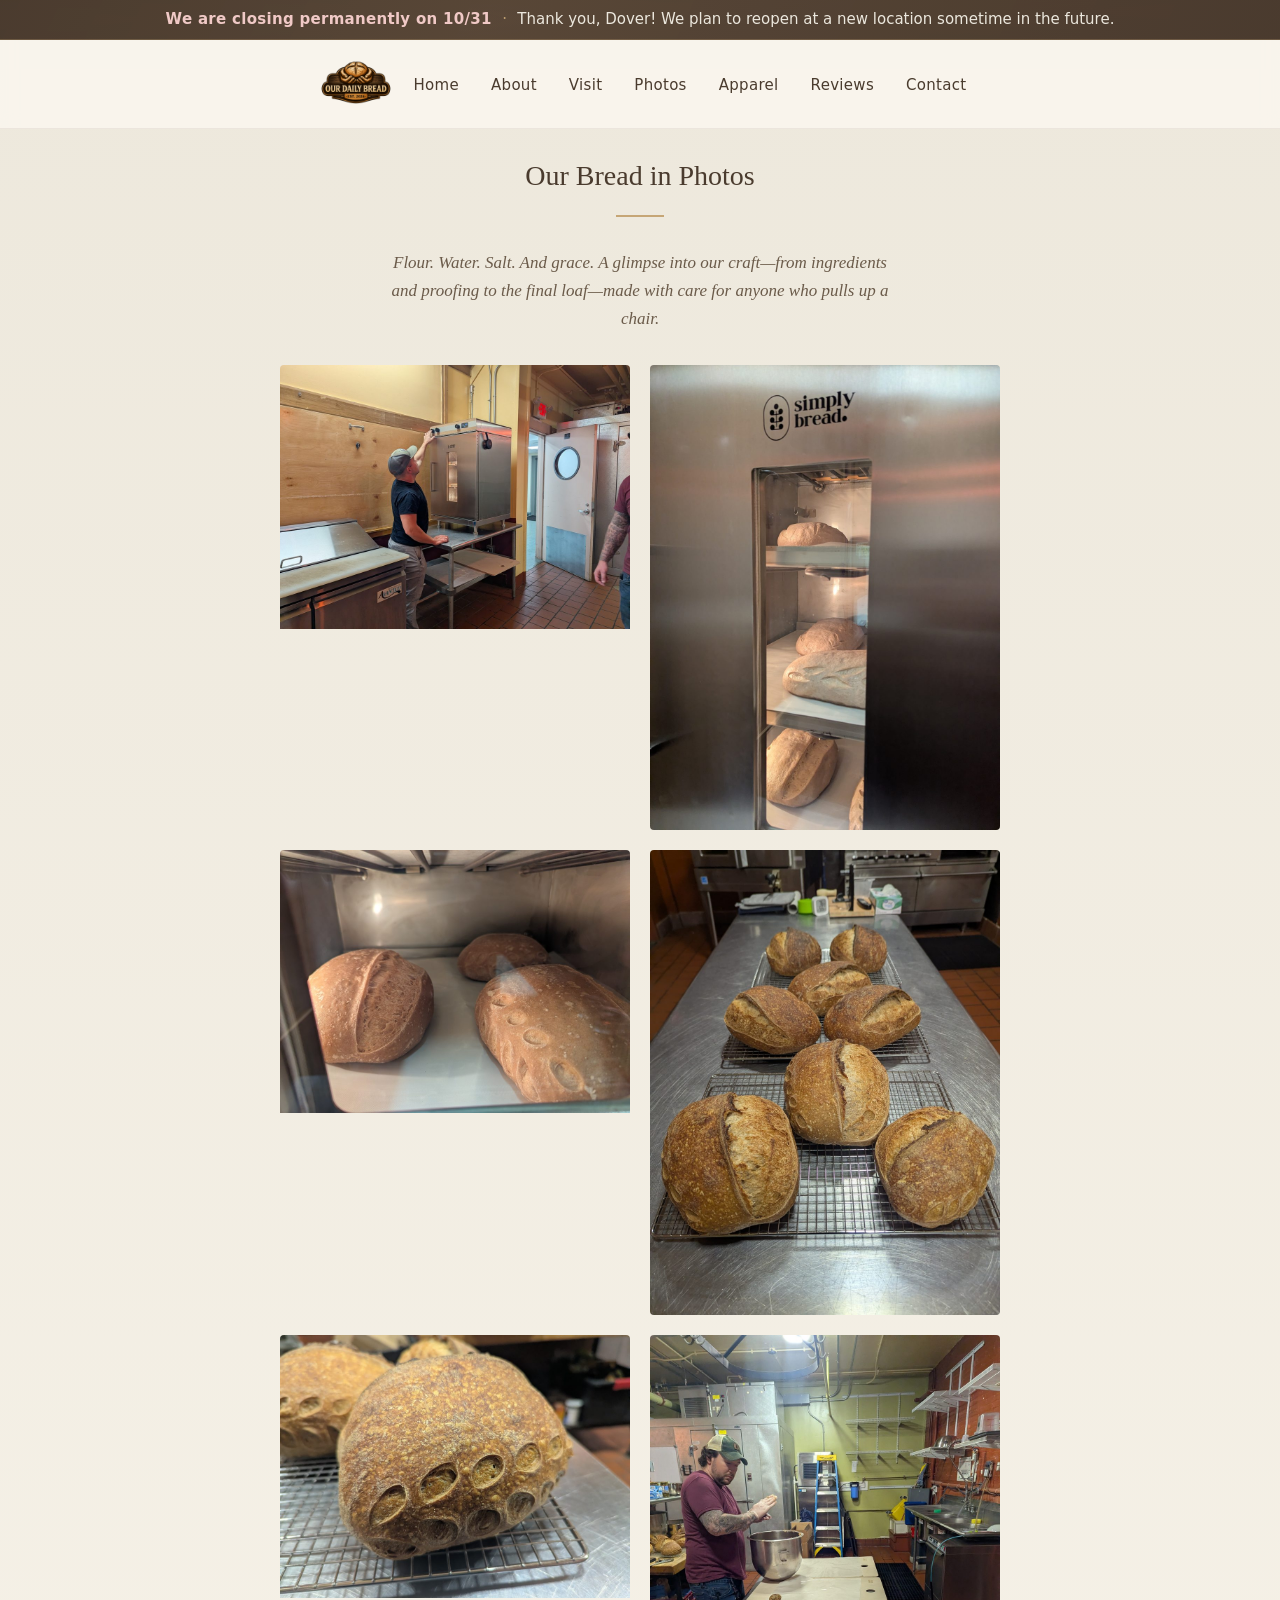
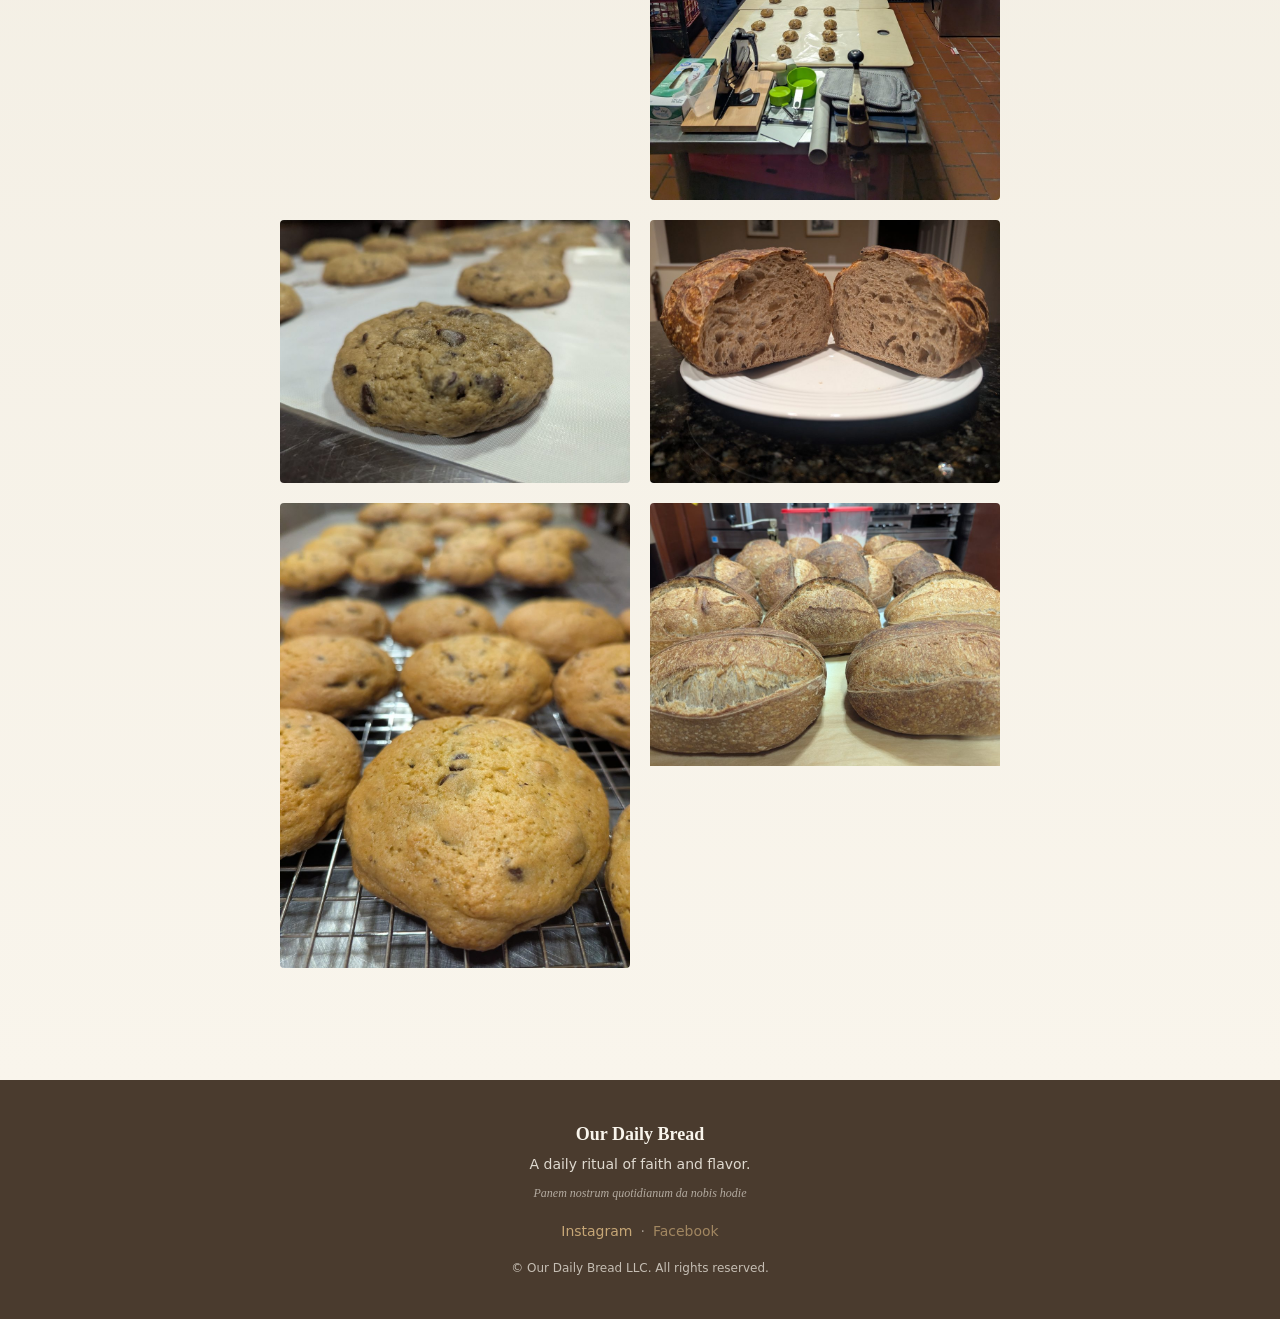
<file: photos.html>
<!DOCTYPE html>
<html lang="en">
<head>
  <meta charset="UTF-8">
  <meta name="viewport" content="width=device-width, initial-scale=1.0">
  <meta name="referrer" content="strict-origin-when-cross-origin">
  <meta http-equiv="X-Content-Type-Options" content="nosniff">
  <meta http-equiv="Permissions-Policy" content="camera=(), microphone=(), geolocation=(), interest-cohort=()">
  <meta http-equiv="Content-Security-Policy" content="default-src 'self'; base-uri 'self'; object-src 'none'; upgrade-insecure-requests; frame-src https://www.google.com; script-src 'self' https://www.googletagmanager.com https://www.google.com https://www.gstatic.com; style-src 'self' https://fonts.googleapis.com; font-src https://fonts.gstatic.com data:; img-src 'self' data: https: blob:; connect-src 'self' https://www.google.com https://www.googletagmanager.com https://www.google-analytics.com https://analytics.google.com https://region1.google-analytics.com https://stats.g.doubleclick.net; form-action 'self' https://script.google.com;">
  <title>Photos | Our Daily Bread – Artisan Sourdough Dover NH</title>
  <meta name="description" content="Photos of Our Daily Bread artisan sourdough in Dover, NH — from flour and dough to the final loaf. Christ-centered bakery; everyone welcome.">
  <link rel="preconnect" href="https://fonts.googleapis.com">
  <link rel="preconnect" href="https://fonts.gstatic.com" crossorigin>
  <link href="https://fonts.googleapis.com/css2?family=EB+Garamond:ital,wght@0,400;0,500;0,600;0,700;1,400&family=Libre+Franklin:wght@300;400;500;600&display=swap" rel="stylesheet">
  <link rel="stylesheet" href="css/styles.css?v=14">
  <link rel="canonical" href="https://odbread.com/photos.html">
</head>
<body>
  <header class="site-header">
    <div class="promo-banner" role="status">
      <div class="promo-banner-inner">
        <p class="promo-banner-text">
          <span class="promo-banner-headline">We are closing permanently on 10/31</span>
          <span class="promo-banner-sep" aria-hidden="true">&middot;</span>
          <span class="promo-banner-sub">Thank you, Dover! We plan to reopen at a new location sometime in the future.</span>
        </p>
      </div>
    </div>
    <nav class="nav">
      <a href="index.html" class="logo">
        <img src="images/our-daily-bread-logo.png" alt="Our Daily Bread — artisan sourdough bakery, Dover NH" class="logo-img" width="200" height="56">
      </a>
      <button type="button" class="nav-toggle" aria-label="Toggle menu" aria-expanded="false" aria-controls="primary-nav">
        <span></span>
        <span></span>
        <span></span>
      </button>
      <ul class="nav-links" id="primary-nav">
        <li><a href="index.html">Home</a></li>
        <li><a href="index.html#about">About</a></li>
        <li><a href="index.html#visit">Visit</a></li>
        <li><a href="photos.html">Photos</a></li>
        <li><a href="shop.html">Apparel</a></li>
        <li><a href="index.html#testimonials">Reviews</a></li>
        <li><a href="index.html#contact">Contact</a></li>
      </ul>
    </nav>
  </header>

  <main class="photos-page">
    <section class="gallery photos-hero-spacing">
      <div class="container">
        <h1 class="section-title">Our Bread in Photos</h1>
        <p class="gallery-intro">Flour. Water. Salt. And grace. A glimpse into our craft—from ingredients and proofing to the final loaf—made with care for anyone who pulls up a chair.</p>
        <div class="gallery-grid">
          <div class="gallery-item">
            <img src="images/gallery/PXL_20260622_192205448.MP.jpg" alt="Our Daily Bread artisan sourdough and kitchen, Dover NH" width="400" height="400" loading="lazy">
          </div>
          <div class="gallery-item">
            <img src="images/gallery/PXL_20260622_193501211.jpg" alt="Our Daily Bread artisan sourdough and kitchen, Dover NH" width="400" height="400" loading="lazy">
          </div>
          <div class="gallery-item">
            <img src="images/gallery/PXL_20260622_194040164.jpg" alt="Our Daily Bread artisan sourdough and kitchen, Dover NH" width="400" height="400" loading="lazy">
          </div>
          <div class="gallery-item">
            <img src="images/gallery/PXL_20260622_201004152.jpg" alt="Our Daily Bread artisan sourdough and kitchen, Dover NH" width="400" height="400" loading="lazy">
          </div>
          <div class="gallery-item">
            <img src="images/gallery/PXL_20260622_201018213.jpg" alt="Our Daily Bread artisan sourdough and kitchen, Dover NH" width="400" height="400" loading="lazy">
          </div>
          <div class="gallery-item">
            <img src="images/gallery/PXL_20260622_201647684.MP.jpg" alt="Our Daily Bread artisan sourdough and kitchen, Dover NH" width="400" height="400" loading="lazy">
          </div>
          <div class="gallery-item">
            <img src="images/gallery/PXL_20260622_204603319.jpg" alt="Our Daily Bread artisan sourdough and kitchen, Dover NH" width="400" height="400" loading="lazy">
          </div>
          <div class="gallery-item">
            <img src="images/gallery/PXL_20260624_011551714.jpg" alt="Our Daily Bread artisan sourdough and kitchen, Dover NH" width="400" height="400" loading="lazy">
          </div>
          <div class="gallery-item">
            <img src="images/gallery/PXL_20260625_212913697.MP.jpg" alt="Our Daily Bread artisan sourdough and kitchen, Dover NH" width="400" height="400" loading="lazy">
          </div>
          <div class="gallery-item">
            <img src="images/gallery/PXL_20260626_145506196.jpg" alt="Our Daily Bread artisan sourdough and kitchen, Dover NH" width="400" height="400" loading="lazy">
          </div>
        </div>
      </div>
    </section>
  </main>

  <footer class="site-footer">
    <div class="container">
      <p class="footer-brand">Our Daily Bread</p>
      <p class="footer-tagline">A daily ritual of faith and flavor.</p>
      <p class="footer-latin"><em>Panem nostrum quotidianum da nobis hodie</em></p>
      <div class="footer-socials">
        <a href="https://www.instagram.com/odbread26/" target="_blank" rel="noopener noreferrer" aria-label="Follow us on Instagram">Instagram</a>
        <span class="social-sep">·</span>
        <span class="footer-socials-placeholder" title="Coming soon">Facebook <span class="visually-hidden">(coming soon)</span></span>
      </div>
      <p class="footer-copy">&copy; Our Daily Bread LLC. All rights reserved.</p>
    </div>
  </footer>

  <script async src="https://www.googletagmanager.com/gtag/js?id=G-D5C2E35JSS"></script>
  <script src="js/gtag-init.js?v=4" defer></script>
  <script src="js/main.js?v=4" defer></script>
</body>
</html>
</file>
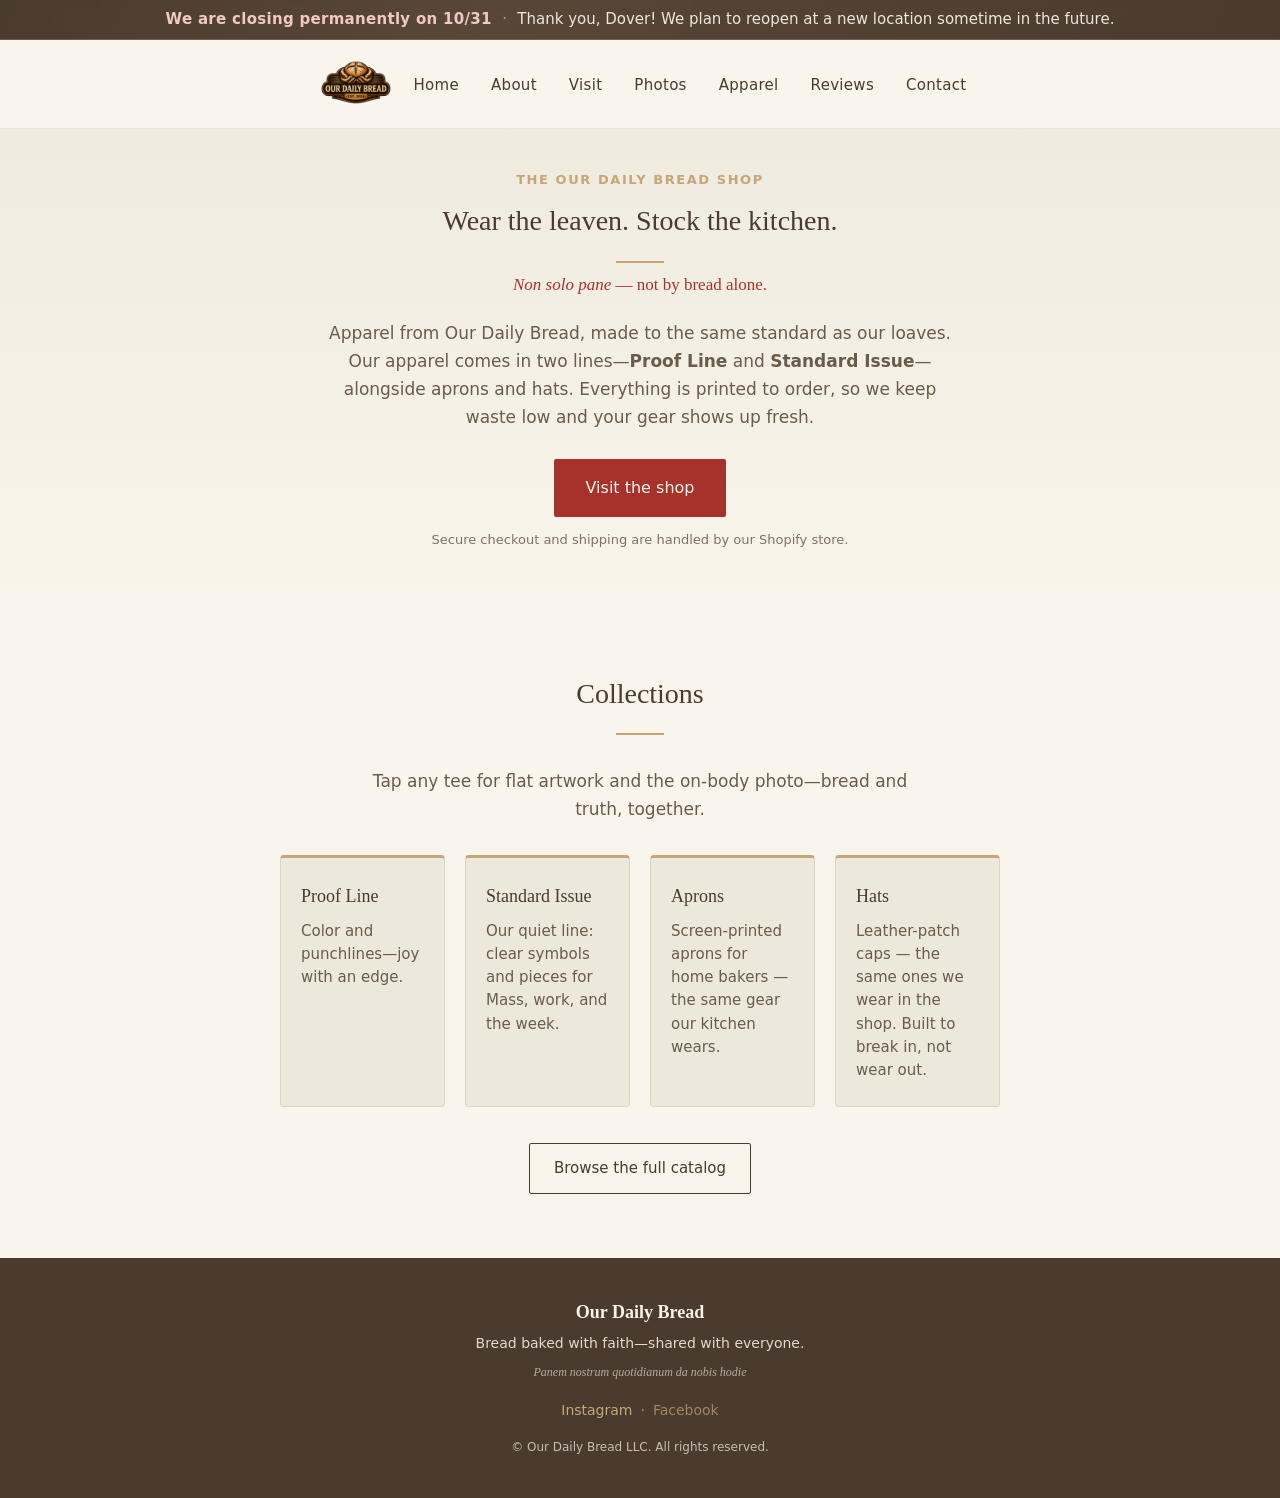
<file: shop.html>
<!DOCTYPE html>
<html lang="en">
<head>
  <meta charset="UTF-8">
  <meta name="viewport" content="width=device-width, initial-scale=1.0">
  <meta name="referrer" content="strict-origin-when-cross-origin">
  <meta http-equiv="X-Content-Type-Options" content="nosniff">
  <meta http-equiv="Permissions-Policy" content="camera=(), microphone=(), geolocation=(), interest-cohort=()">
  <!-- Strict CSP (same baseline as the rest of the site). The shop itself is a hosted Shopify
       store reached via a normal link, so no third-party embed hosts are needed here. -->
  <meta http-equiv="Content-Security-Policy" content="default-src 'self'; base-uri 'self'; object-src 'none'; upgrade-insecure-requests; frame-src https://www.google.com; script-src 'self' https://www.googletagmanager.com https://www.google.com https://www.gstatic.com; style-src 'self' https://fonts.googleapis.com; font-src https://fonts.gstatic.com data:; img-src 'self' data: https: blob:; connect-src 'self' https://www.google.com https://www.googletagmanager.com https://www.google-analytics.com https://analytics.google.com https://region1.google-analytics.com https://stats.g.doubleclick.net; form-action 'self' https://script.google.com;">
  <title>Shop | Our Daily Bread – Apparel</title>
  <meta name="description" content="The Our Daily Bread shop — apparel, aprons, and leather-patch hats from our Dover, NH bakery. Featuring the Stay Leavened collection.">
  <link rel="preconnect" href="https://fonts.googleapis.com">
  <link rel="preconnect" href="https://fonts.gstatic.com" crossorigin>
  <link href="https://fonts.googleapis.com/css2?family=EB+Garamond:ital,wght@0,400;0,500;0,600;0,700;1,400&family=Libre+Franklin:wght@300;400;500;600&display=swap" rel="stylesheet">
  <link rel="stylesheet" href="css/styles.css?v=14">
</head>
<body>
  <header class="site-header">
    <div class="promo-banner" role="status">
      <div class="promo-banner-inner">
        <p class="promo-banner-text">
          <span class="promo-banner-headline">We are closing permanently on 10/31</span>
          <span class="promo-banner-sep" aria-hidden="true">&middot;</span>
          <span class="promo-banner-sub">Thank you, Dover! We plan to reopen at a new location sometime in the future.</span>
        </p>
      </div>
    </div>
    <nav class="nav">
      <a href="index.html" class="logo">
        <img src="images/our-daily-bread-logo.png" alt="Our Daily Bread — artisan sourdough bakery, Dover NH" class="logo-img" width="200" height="56">
      </a>
      <button type="button" class="nav-toggle" aria-label="Toggle menu" aria-expanded="false" aria-controls="primary-nav">
        <span></span>
        <span></span>
        <span></span>
      </button>
      <ul class="nav-links" id="primary-nav">
        <li><a href="index.html">Home</a></li>
        <li><a href="index.html#about">About</a></li>
        <li><a href="index.html#visit">Visit</a></li>
        <li><a href="photos.html">Photos</a></li>
        <li><a href="shop.html" aria-current="page">Apparel</a></li>
        <li><a href="index.html#testimonials">Reviews</a></li>
        <li><a href="index.html#contact">Contact</a></li>
      </ul>
    </nav>
  </header>

  <main class="shop-page">
    <section class="shop-hero">
      <div class="container">
        <p class="shop-eyebrow">The Our Daily Bread Shop</p>
        <h1 class="section-title shop-title">Wear the leaven. Stock the kitchen.</h1>
        <p class="shop-latin"><em>Non solo pane</em> — not by bread alone.</p>
        <p class="shop-lead">
          Apparel from Our Daily Bread, made to the same standard as our loaves.
          Our apparel comes in two lines—<strong>Proof Line</strong> and <strong>Standard Issue</strong>—alongside
          aprons and hats. Everything is printed to order, so we keep waste low and your gear shows up fresh.
        </p>
        <!--
          STORE LINK: replace the href below with your real Shopify store URL.
          Use your custom subdomain once connected (https://shop.odbread.com) or your
          Shopify address in the meantime (https://your-store.myshopify.com).
        -->
        <p class="shop-cta">
          <a class="btn btn-primary btn-large" href="https://9jcm4d-rh.myshopify.com" id="shopStoreBtn" rel="noopener">Visit the shop</a>
        </p>
        <p class="shop-cta-hint">Secure checkout and shipping are handled by our Shopify store.</p>
      </div>
    </section>

    <section class="shop-collections" aria-labelledby="collections-heading">
      <div class="container">
        <h2 id="collections-heading" class="section-title">Collections</h2>
        <p class="shop-collections-intro">Tap any tee for flat artwork and the on-body photo—bread and truth, together.</p>
        <ul class="collection-grid">
          <li class="collection-card">
            <h3>Proof Line</h3>
            <p>Color and punchlines—joy with an edge.</p>
          </li>
          <li class="collection-card">
            <h3>Standard Issue</h3>
            <p>Our quiet line: clear symbols and pieces for Mass, work, and the week.</p>
          </li>
          <li class="collection-card">
            <h3>Aprons</h3>
            <p>Screen-printed aprons for home bakers — the same gear our kitchen wears.</p>
          </li>
          <li class="collection-card">
            <h3>Hats</h3>
            <p>Leather-patch caps — the same ones we wear in the shop. Built to break in, not wear out.</p>
          </li>
        </ul>
        <p class="shop-cta">
          <a class="btn btn-secondary" href="https://9jcm4d-rh.myshopify.com" rel="noopener">Browse the full catalog</a>
        </p>
      </div>
    </section>
  </main>

  <footer class="site-footer">
    <div class="container">
      <p class="footer-brand">Our Daily Bread</p>
      <p class="footer-tagline">Bread baked with faith—shared with everyone.</p>
      <p class="footer-latin"><em>Panem nostrum quotidianum da nobis hodie</em></p>
      <div class="footer-socials">
        <a href="https://www.instagram.com/odbread26/" target="_blank" rel="noopener noreferrer" aria-label="Follow us on Instagram">Instagram</a>
        <span class="social-sep">·</span>
        <span class="footer-socials-placeholder" title="Coming soon">Facebook <span class="visually-hidden">(coming soon)</span></span>
      </div>
      <p class="footer-copy">&copy; Our Daily Bread LLC. All rights reserved.</p>
    </div>
  </footer>

  <script async src="https://www.googletagmanager.com/gtag/js?id=G-D5C2E35JSS"></script>
  <script src="js/gtag-init.js?v=4" defer></script>
  <script src="js/main.js?v=5" defer></script>
</body>
</html>
</file>
<file: css/styles.css>
/* ============================================
   Panis Vivus — Brand Styles
   Colors: Warm Sepia #C6A676, Iron Brown #4A3B2E,
   Brick Red #A7322B, Cream White #F9F5EC
   ============================================ */

:root {
  --warm-sepia: #C6A676;
  --iron-brown: #4A3B2E;
  --brick-red: #A7322B;
  --cream: #F9F5EC;
  --cream-dark: #EDE8DC;
  --brown-light: #6B5B4A;
  --font-serif: 'EB Garamond', Georgia, serif;
  --font-sans: 'Libre Franklin', system-ui, sans-serif;
  /* Clears fixed header + promo banner; exact value set in JS (ResizeObserver). Fallback if JS is off. */
  --site-header-offset: 12.5rem;
}

@media (min-width: 641px) {
  :root {
    --site-header-offset: 11.5rem;
  }
}

@media (min-width: 901px) {
  :root {
    --site-header-offset: 10.5rem;
  }
}

*,
*::before,
*::after {
  box-sizing: border-box;
}

html {
  scroll-behavior: smooth;
  scroll-padding-top: var(--site-header-offset);
}

body {
  margin: 0;
  font-family: var(--font-sans);
  font-weight: 400;
  font-size: 1rem;
  line-height: 1.65;
  color: var(--iron-brown);
  background-color: var(--cream);
}

@media (min-width: 480px) {
  body {
    font-size: 1.0625rem;
  }
}

h1, h2, h3 {
  font-family: var(--font-serif);
  font-weight: 500;
}

a {
  color: var(--brick-red);
  text-decoration: none;
  transition: color 0.2s ease;
}

a:hover {
  color: var(--iron-brown);
}

.container {
  max-width: 48rem;
  margin: 0 auto;
  padding: 0 1rem;
}

@media (min-width: 480px) {
  .container {
    padding: 0 1.5rem;
  }
}

/* Vertical rhythm: tighter on small screens */
.about,
.order,
.visit,
.gallery,
.testimonials,
.contact {
  padding: 3rem 0;
}

@media (min-width: 768px) {
  .about,
  .order,
  .visit,
  .gallery,
  .testimonials,
  .contact {
    padding: 5rem 0;
  }
}

/* Header */
.site-header {
  position: fixed;
  top: 0;
  left: 0;
  right: 0;
  z-index: 100;
  display: flex;
  flex-direction: column;
  background: rgba(249, 245, 236, 0.95);
  backdrop-filter: blur(8px);
  border-bottom: 1px solid rgba(74, 59, 46, 0.08);
}

/* Temporary construction closure banner */
.promo-banner {
  width: 100%;
  background-color: #3d3128;
  background-image:
    linear-gradient(
      115deg,
      rgba(74, 59, 46, 0.97) 0%,
      rgba(90, 72, 56, 0.92) 38%,
      rgba(74, 59, 46, 0.96) 100%
    ),
    radial-gradient(ellipse 120% 180% at 0% 50%, rgba(198, 166, 118, 0.18) 0%, transparent 55%),
    radial-gradient(ellipse 100% 160% at 100% 30%, rgba(167, 50, 43, 0.18) 0%, transparent 50%);
  border-bottom: 1px solid rgba(198, 166, 118, 0.28);
}

.promo-banner-inner {
  display: flex;
  flex-direction: row;
  flex-wrap: wrap;
  align-items: center;
  justify-content: center;
  column-gap: 0.65rem;
  row-gap: 0.35rem;
  max-width: 64rem;
  margin: 0 auto;
  padding: 0.45rem 0.75rem;
}

@media (min-width: 521px) {
  .promo-banner-inner {
    column-gap: 1.25rem;
    padding: 0.55rem 1.5rem;
  }
}

.promo-banner-text {
  margin: 0;
  flex: 1 1 min(100%, 15rem);
  min-width: 0;
  font-size: 0.8125rem;
  line-height: 1.4;
  color: var(--cream);
  text-align: center;
}

@media (min-width: 521px) {
  .promo-banner-text {
    font-size: 0.9375rem;
  }
}

.promo-banner-headline {
  font-weight: 600;
  letter-spacing: 0.02em;
  color: #f0c9c6;
}

.promo-banner-sep {
  display: none;
  margin: 0 0.35rem;
  color: var(--warm-sepia);
  opacity: 0.9;
  font-weight: 400;
}

.promo-banner-sub {
  display: inline;
  font-weight: 400;
  color: rgba(249, 245, 236, 0.92);
}

@media (max-width: 520px) {
  .promo-banner-sub::before {
    content: '\00a0·\00a0';
  }
}

@media (min-width: 521px) {
  .promo-banner-sep {
    display: inline;
  }
}

.btn-promo {
  flex-shrink: 0;
  padding: 0.38rem 0.85rem;
  font-size: 0.75rem;
  font-weight: 600;
  letter-spacing: 0.04em;
  text-transform: uppercase;
  background: var(--brick-red);
  color: var(--cream) !important;
  border: 1.5px solid var(--brick-red);
  border-radius: 2px;
}

.btn-promo:hover {
  background: #8a2924;
  color: var(--cream) !important;
  border-color: #8a2924;
}

@media (min-width: 521px) {
  .btn-promo {
    padding: 0.45rem 1.1rem;
    font-size: 0.8125rem;
  }
}

.nav {
  display: flex;
  align-items: center;
  justify-content: space-between;
  max-width: 64rem;
  margin: 0 auto;
  padding: 0.5rem 0.75rem;
  gap: 0.5rem;
  position: relative;
}

@media (min-width: 480px) {
  .nav {
    padding: 0.65rem 1rem;
    gap: 0.75rem;
  }
}

@media (min-width: 641px) {
  .nav {
    padding: 1rem 1.5rem;
    gap: 1rem;
  }
}

.logo {
  display: flex;
  align-items: center;
  gap: 0.5rem;
  min-width: 0;
  flex-shrink: 1;
  font-family: var(--font-serif);
  font-size: 1.35rem;
  font-weight: 600;
  color: var(--iron-brown);
}

/* Wordmark only when there is room beside nav */
.logo-wordmark {
  display: none;
}

@media (min-width: 901px) {
  .logo-wordmark {
    display: inline;
  }
}

.logo-img {
  height: 44px;
  width: auto;
  max-width: 160px;
  object-fit: contain;
  object-position: left center;
  vertical-align: middle;
}

@media (min-width: 641px) {
  .logo-img {
    height: 56px;
    max-width: 200px;
  }
}

.logo:hover {
  color: var(--brick-red);
}

.nav-links {
  position: absolute;
  top: 100%;
  left: 0;
  right: 0;
  display: none;
  flex-direction: column;
  gap: 0;
  margin: 0;
  padding: 1rem;
  list-style: none;
  flex-shrink: 0;
  background: var(--cream);
  border-bottom: 1px solid rgba(74, 59, 46, 0.1);
}

.nav-links.is-open {
  display: flex;
}

.nav-links li {
  padding: 0.75rem 0;
  border-bottom: 1px solid rgba(74, 59, 46, 0.06);
}

.nav-links li:last-child {
  border-bottom: none;
}

.nav-links a {
  font-size: 0.9375rem;
  font-weight: 500;
  color: var(--iron-brown);
  letter-spacing: 0.02em;
}

.nav-links a:hover {
  color: var(--brick-red);
}

.nav-toggle {
  display: flex;
  flex-direction: column;
  gap: 5px;
  background: none;
  border: none;
  cursor: pointer;
  padding: 0.5rem;
  flex-shrink: 0;
}

.nav-toggle span {
  width: 24px;
  height: 2px;
  background: var(--iron-brown);
}

@media (min-width: 641px) {
  .nav-toggle {
    display: none;
  }

  .nav-links {
    position: static;
    display: flex;
    flex-direction: row;
    gap: 2rem;
    padding: 0;
    background: transparent;
    border-bottom: none;
  }

  .nav-links li {
    padding: 0;
    border-bottom: none;
  }
}

/* In-page anchors land below fixed header */
main section[id] {
  scroll-margin-top: calc(var(--site-header-offset) + 0.75rem);
}

/* Hero: offset clears fixed header; flex-start avoids squashing centered block on short viewports */
.hero {
  position: relative;
  min-height: 72vh;
  display: flex;
  flex-direction: row;
  flex-wrap: wrap;
  align-items: flex-start;
  justify-content: center;
  padding: calc(var(--site-header-offset) + 0.5rem) 1rem 3rem;
  overflow: hidden;
}

@media (min-width: 480px) {
  .hero {
    padding: calc(var(--site-header-offset) + 0.75rem) 1.5rem 4rem;
  }
}

@media (min-width: 641px) {
  .hero {
    min-height: 85vh;
    padding: calc(var(--site-header-offset) + 1.25rem) 1.5rem 4rem;
  }
}

.hero-bg {
  position: absolute;
  inset: 0;
  background-image:
    linear-gradient(
      to bottom,
      rgba(249, 245, 236, 0.7) 0%,
      rgba(249, 245, 236, 0.6) 100%
    ),
    url('../images/gallery/bread-sliced-batch.jpg');
  background-size: cover;
  background-position: center;
  z-index: 0;
}

.hero-content {
  position: relative;
  z-index: 1;
  text-align: center;
  max-width: 36rem;
  width: 100%;
  flex: 0 1 auto;
}

.hero-value-prop {
  font-size: 0.9375rem;
  font-weight: 600;
  color: var(--brick-red);
  margin: 0 0 0.5rem;
  letter-spacing: 0.03em;
}

.hero-subtitle {
  font-size: 0.8125rem;
  font-weight: 500;
  letter-spacing: 0.2em;
  text-transform: uppercase;
  color: var(--brown-light);
  margin: 0 0 0.5rem;
}

.hero-title {
  font-size: clamp(2.5rem, 8vw, 4rem);
  font-weight: 600;
  color: var(--iron-brown);
  margin: 0 0 0.5rem;
  letter-spacing: 0.02em;
}

/* Hero brand mark: logo instead of oversized wordmark — tighter vertical rhythm */
.hero-title--logo {
  font-size: 0;
  line-height: 0;
  font-weight: 400;
  margin: 0 0 0.65rem;
  letter-spacing: normal;
}

.hero-title--logo .hero-logo {
  display: block;
  width: min(100%, 420px);
  height: auto;
  max-height: clamp(100px, 24vw, 200px);
  margin: 0 auto;
  object-fit: contain;
}

.hero-tagline {
  font-family: var(--font-serif);
  font-size: 1.25rem;
  font-weight: 500;
  color: var(--brick-red);
  margin: 0 0 0.25rem;
}

.hero-subline {
  font-family: var(--font-serif);
  font-size: 1.0625rem;
  font-style: italic;
  color: var(--brown-light);
  margin: 0 0 1rem;
}

.hero-mission {
  font-size: 1rem;
  color: var(--brown-light);
  margin: 0 0 2rem;
  line-height: 1.7;
}

.hero-cta {
  display: flex;
  gap: 1rem;
  justify-content: center;
  flex-wrap: wrap;
}

.hero-cta-hint {
  font-size: 0.8125rem;
  color: var(--brown-light);
  margin: 0.75rem 0 0;
}

.hero-wheat {
  position: absolute;
  bottom: 0;
  left: 0;
  right: 0;
  height: 80px;
  background: url("data:image/svg+xml,%3Csvg xmlns='http://www.w3.org/2000/svg' viewBox='0 0 120 40' fill='none' stroke='%234A3B2E' stroke-opacity='0.08' stroke-width='0.5'%3E%3Cpath d='M10 40 Q15 20 10 0 M20 40 Q25 15 20 0 M30 40 Q35 20 30 0 M40 40 Q45 15 40 0 M50 40 Q55 20 50 0 M60 40 Q65 15 60 0 M70 40 Q75 20 70 0 M80 40 Q85 15 80 0 M90 40 Q95 20 90 0 M100 40 Q105 15 100 0 M110 40 Q115 20 110 0'/%3E%3C/svg%3E") repeat-x;
  opacity: 0.6;
  z-index: 1;
}

/* Buttons */
.btn {
  display: inline-block;
  padding: 0.75rem 1.5rem;
  font-family: var(--font-sans);
  font-size: 0.9375rem;
  font-weight: 500;
  text-align: center;
  border-radius: 2px;
  transition: all 0.2s ease;
  cursor: pointer;
  border: none;
}

.btn-primary {
  background: var(--brick-red);
  color: var(--cream) !important;
}

.btn-primary:hover {
  background: #8a2924;
  color: var(--cream) !important;
}

.btn-secondary {
  background: transparent;
  color: var(--iron-brown) !important;
  border: 1.5px solid var(--iron-brown);
}

.btn-secondary:hover {
  background: var(--iron-brown);
  color: var(--cream) !important;
}

.btn-large {
  padding: 1rem 2rem;
  font-size: 1rem;
}

/* Section titles */
.section-title {
  font-size: 1.5rem;
  color: var(--iron-brown);
  margin: 0 0 1.5rem;
  text-align: center;
  position: relative;
}

@media (min-width: 768px) {
  .section-title {
    font-size: 1.75rem;
    margin: 0 0 2rem;
  }
}

.section-title::after {
  content: '';
  display: block;
  width: 3rem;
  height: 2px;
  background: var(--warm-sepia);
  margin: 1rem auto 0;
}

/* About */
.about {
  background: linear-gradient(180deg, var(--cream) 0%, var(--cream-dark) 100%);
}

.about-grid {
  display: grid;
  gap: 2.5rem;
}

@media (min-width: 768px) {
  .about-grid {
    grid-template-columns: 1fr 1fr;
    align-items: start;
  }
}

.about-lead {
  font-family: var(--font-serif);
  font-size: 1.25rem;
  font-style: italic;
  color: var(--iron-brown);
  margin: 0 0 1.25rem;
}

.about-content p {
  margin: 0 0 1rem;
}

.about-subhead {
  font-size: 1.125rem;
  margin: 1.5rem 0 0.75rem;
  color: var(--iron-brown);
}

.donation-stat {
  font-size: 1.0625rem;
  margin: 0 0 1rem;
}

.donation-total {
  font-family: var(--font-serif);
  font-size: 1.5rem;
  font-weight: 600;
  color: var(--brick-red);
}

.powered-by {
  margin: 1.5rem 0 0;
}

.powered-by-label {
  font-size: 0.8125rem;
  color: var(--brown-light);
  margin: 0 0 0.5rem !important;
}

.simply-bread-logo-link {
  display: inline-block;
}

.simply-bread-logo {
  display: block;
  height: 36px;
  width: auto;
  max-width: 140px;
}

/* Simply Bread logo is light on dark — use dark container for visibility */
.powered-by .simply-bread-logo-link {
  display: inline-block;
  padding: 0.5rem 1rem;
  background: var(--iron-brown);
  border-radius: 4px;
}

.powered-by .simply-bread-logo {
  filter: brightness(1.1);
}

.values {
  background: rgba(198, 166, 118, 0.12);
  padding: 1.5rem;
  border-radius: 4px;
  border-left: 3px solid var(--warm-sepia);
}

.values h3 {
  font-size: 1.125rem;
  margin: 0 0 1rem;
  color: var(--iron-brown);
}

.values-list {
  list-style: none;
  margin: 0;
  padding: 0;
}

.values-list li {
  padding: 0.4rem 0;
  font-size: 1rem;
  display: flex;
  align-items: center;
  gap: 0.5rem;
}

.value-icon {
  color: var(--brick-red);
  font-size: 0.75rem;
}

/* Order */
.order {
  background: var(--cream);
}

.order-lead {
  text-align: center;
  max-width: 36rem;
  margin: 0 auto 2rem;
  font-size: 1.0625rem;
}

.order-card {
  max-width: 28rem;
  margin: 0 auto;
  background: var(--cream-dark);
  border: 1px solid rgba(74, 59, 46, 0.1);
  border-radius: 4px;
  padding: 1.5rem;
  box-shadow: 0 4px 20px rgba(74, 59, 46, 0.06);
}

@media (min-width: 480px) {
  .order-card {
    padding: 2rem;
  }
}

.order-card h3 {
  margin: 0 0 1rem;
  font-size: 1.25rem;
  color: var(--iron-brown);
}

.order-card p {
  margin: 0 0 1rem;
}

.order-cta-hint {
  font-size: 0.8125rem;
  color: var(--brick-red);
  font-weight: 500;
  margin: 0.5rem 0 0 !important;
}

.order-note {
  font-size: 0.875rem;
  color: var(--brown-light);
  margin-top: 1.5rem !important;
}

/* Visit — menu, hours, location */
.visit {
  background: linear-gradient(180deg, var(--cream-dark) 0%, var(--cream) 100%);
}

.visit-container {
  max-width: 60rem;
}

.visit-lead {
  text-align: center;
  max-width: 36rem;
  margin: -0.5rem auto 2rem;
  font-size: 1.0625rem;
  color: var(--iron-brown);
}

.visit-grid {
  display: grid;
  gap: 1.5rem;
  grid-template-columns: 1fr;
}

.visit-menu,
.visit-harvest {
  grid-column: 1 / -1;
}

@media (min-width: 768px) {
  .visit-grid {
    grid-template-columns: 1fr 1fr;
  }

  .visit-menu,
  .visit-harvest {
    grid-column: 1 / -1;
  }

  .visit-hours,
  .visit-location {
    grid-column: auto;
  }
}

.visit-card {
  background: var(--cream);
  padding: 1.5rem;
  border-radius: 4px;
  border: 1px solid rgba(74, 59, 46, 0.1);
  box-shadow: 0 4px 20px rgba(74, 59, 46, 0.06);
}

.visit-card h3 {
  font-size: 1.25rem;
  margin: 0 0 1.25rem;
  color: var(--iron-brown);
}

.visit-emphasis {
  font-size: 0.9375rem;
  font-weight: 600;
  color: var(--brick-red);
  margin: 0 0 1rem;
}

.visit-parking {
  margin: -0.35rem 0 1rem;
  font-size: 0.9rem;
  color: var(--brown-light);
  line-height: 1.5;
}

.visit-harvest {
  text-align: center;
  background-image:
    radial-gradient(ellipse 90% 55% at 50% 0%, rgba(198, 166, 118, 0.18) 0%, transparent 55%),
    radial-gradient(ellipse 70% 45% at 50% 100%, rgba(167, 50, 43, 0.06) 0%, transparent 50%);
  border-color: rgba(198, 166, 118, 0.45);
}

.visit-harvest-eyebrow {
  margin: 0 0 0.5rem;
  font-size: 0.75rem;
  font-weight: 600;
  letter-spacing: 0.16em;
  text-transform: uppercase;
  color: var(--brick-red);
}

.visit-harvest h3 {
  margin: 0 0 0.85rem;
  font-size: clamp(1.5rem, 3vw, 1.85rem);
}

.visit-harvest-lead {
  margin: 0 auto 1.25rem;
  max-width: 32rem;
  color: var(--brown-light);
}

.harvest-list {
  list-style: none;
  margin: 0 auto 1.5rem;
  padding: 0;
  max-width: 28rem;
  text-align: left;
}

.harvest-list li {
  display: flex;
  justify-content: space-between;
  align-items: baseline;
  gap: 1rem;
  padding: 0.55rem 0;
  border-bottom: 1px solid rgba(74, 59, 46, 0.12);
  font-size: 1rem;
}

.harvest-list li:last-child {
  border-bottom: none;
}

.harvest-name {
  font-family: var(--font-serif);
  font-weight: 600;
  color: var(--iron-brown);
}

.harvest-price {
  flex-shrink: 0;
  font-weight: 600;
  color: var(--brick-red);
}

.visit-harvest-cta {
  margin: 0;
}

.hours-note {
  margin: 1rem 0 0;
  font-size: 0.875rem;
  color: var(--brown-light);
}

.menu-disclaimer {
  margin: 1.25rem 0 0;
  font-size: 0.8125rem;
  font-style: italic;
  color: var(--brown-light);
  line-height: 1.45;
}

.menu-tabs {
  display: flex;
  flex-wrap: wrap;
  gap: 0.35rem;
  margin: -0.25rem 0 1.25rem;
  padding-bottom: 1rem;
  border-bottom: 1px solid rgba(74, 59, 46, 0.12);
}

.menu-tab {
  appearance: none;
  border: 1px solid rgba(74, 59, 46, 0.18);
  background: transparent;
  color: var(--brown-light);
  font-family: var(--font-sans);
  font-size: 0.8125rem;
  font-weight: 600;
  letter-spacing: 0.04em;
  text-transform: uppercase;
  padding: 0.5rem 0.85rem;
  border-radius: 3px;
  cursor: pointer;
  transition: background 0.2s ease, color 0.2s ease, border-color 0.2s ease;
}

.menu-tab:hover {
  color: var(--iron-brown);
  border-color: rgba(74, 59, 46, 0.35);
}

.menu-tab.is-active {
  background: var(--iron-brown);
  border-color: var(--iron-brown);
  color: var(--cream);
}

.menu-tab:focus-visible {
  outline: 2px solid var(--brick-red);
  outline-offset: 2px;
}

.menu-panel[hidden] {
  display: none;
}

.menu-panel-lead {
  font-size: 0.875rem;
  line-height: 1.55;
  color: var(--brown-light);
  margin: 0 0 1.25rem;
}

.menu-category {
  margin-bottom: 1.5rem;
}

.menu-category:last-of-type {
  margin-bottom: 0;
}

.menu-category h4 {
  font-size: 1rem;
  font-weight: 600;
  margin: 0 0 0.5rem;
  color: var(--iron-brown);
  letter-spacing: 0.02em;
}

.menu-category-tag {
  display: inline-block;
  margin-left: 0.4rem;
  font-family: var(--font-sans);
  font-size: 0.6875rem;
  font-weight: 600;
  letter-spacing: 0.04em;
  text-transform: uppercase;
  color: var(--brick-red);
  vertical-align: middle;
}

.menu-list {
  list-style: none;
  margin: 0;
  padding: 0;
}

.menu-list li {
  display: flex;
  flex-direction: column;
  align-items: stretch;
  padding: 0.5rem 0;
  padding-left: 1rem;
  position: relative;
  font-size: 0.9375rem;
  line-height: 1.45;
}

.menu-list li::before {
  content: '✦';
  position: absolute;
  left: 0;
  color: var(--warm-sepia);
  font-size: 0.625rem;
  top: 0.7rem;
}

.menu-item-row {
  display: grid;
  grid-template-columns: minmax(0, 1fr) auto;
  column-gap: 1.25rem;
  align-items: baseline;
  width: 100%;
}

.menu-item-name {
  font-family: var(--font-serif);
  font-size: 1.0625rem;
  font-weight: 600;
  color: var(--iron-brown);
  line-height: 1.25;
  min-width: 0;
}

.menu-item-price {
  font-family: var(--font-serif);
  font-size: 1.0625rem;
  font-weight: 700;
  color: var(--brick-red);
  white-space: nowrap;
  text-align: right;
  justify-self: end;
}

.menu-item-desc {
  display: block;
  width: 100%;
  margin-top: 0.2rem;
  font-family: var(--font-serif);
  font-size: 0.875rem;
  font-style: italic;
  font-weight: 400;
  color: var(--brown-light);
  line-height: 1.4;
}

.menu-note {
  font-size: 0.875rem;
  font-style: italic;
  color: var(--brown-light);
  margin: 0.75rem 0 0;
}

.menu-tax {
  font-size: 0.75rem;
  color: var(--brown-light);
  margin: 1.25rem 0 0;
  padding-top: 0.85rem;
  border-top: 1px solid rgba(74, 59, 46, 0.1);
  line-height: 1.45;
}

.hours-list {
  list-style: none;
  margin: 0;
  padding: 0;
}

.hours-list li {
  display: flex;
  justify-content: space-between;
  gap: 1rem;
  padding: 0.5rem 0;
  border-bottom: 1px solid rgba(74, 59, 46, 0.08);
  font-size: 0.9375rem;
}

.hours-list li:last-child {
  border-bottom: none;
}

.hours-day {
  font-weight: 500;
  color: var(--iron-brown);
}

.hours-time {
  color: var(--brown-light);
  white-space: nowrap;
}

.visit-address {
  font-style: normal;
  margin: 0 0 1rem;
  line-height: 1.6;
}

.visit-address p {
  margin: 0;
}

.visit-location p:last-child {
  margin: 1rem 0 0;
}

.contact-directions {
  font-size: 0.9375rem;
  color: var(--brown-light);
}

/* Gallery */
.gallery {
  background: linear-gradient(180deg, var(--cream-dark) 0%, var(--cream) 100%);
}

.gallery-intro {
  text-align: center;
  max-width: 32rem;
  margin: 0 auto 2rem;
  font-family: var(--font-serif);
  font-style: italic;
  color: var(--brown-light);
}

.gallery-grid {
  display: grid;
  grid-template-columns: 1fr;
  gap: 1rem;
  max-width: 56rem;
  margin: 0 auto 2rem;
}

@media (min-width: 480px) {
  .gallery-grid {
    grid-template-columns: repeat(2, 1fr);
  }
}

@media (min-width: 768px) {
  .gallery-grid {
    grid-template-columns: repeat(4, 1fr);
    gap: 1.25rem;
  }
}

.gallery-item {
  display: block;
  border-radius: 4px;
  overflow: hidden;
  aspect-ratio: 4 / 3;
}

.gallery-item img {
  width: 100%;
  height: 100%;
  object-fit: cover;
  transition: transform 0.3s ease;
}

.gallery-item:hover img {
  transform: scale(1.03);
}

.gallery-cta {
  text-align: center;
  margin: 0;
}

/* Photos page gallery - 2 columns from small-tablet up; images preserve aspect ratio */
.photos-page .gallery-grid {
  grid-template-columns: 1fr;
  gap: 1rem;
}

@media (min-width: 480px) {
  .photos-page .gallery-grid {
    grid-template-columns: repeat(2, 1fr);
    gap: 1.25rem;
  }
}

.photos-page .gallery-item {
  aspect-ratio: unset;
  display: flex;
  justify-content: center;
  align-items: flex-start;
}

.photos-page .gallery-item img {
  width: 100%;
  height: auto;
  object-fit: contain;
  object-position: top;
}

.photos-page .gallery-grid .gallery-item {
  margin: 0;
}

.photos-page .photos-hero-spacing {
  padding-top: calc(var(--site-header-offset) + 0.5rem);
}

@media (min-width: 641px) {
  .photos-page .photos-hero-spacing {
    padding-top: calc(var(--site-header-offset) + 1rem);
  }
}


/* Testimonials / Social Proof */
.testimonials {
  background: var(--cream);
}

.testimonials-grid {
  display: grid;
  gap: 2rem;
  max-width: 56rem;
  margin: 0 auto;
}

@media (min-width: 768px) {
  .testimonials-grid {
    grid-template-columns: repeat(3, 1fr);
  }

  .testimonials-grid--two {
    grid-template-columns: repeat(2, 1fr);
    max-width: 42rem;
  }
}

.testimonial {
  background: var(--cream-dark);
  padding: 1.5rem;
  border-radius: 4px;
  border-left: 3px solid var(--warm-sepia);
  margin: 0;
}

.testimonial p {
  font-family: var(--font-serif);
  font-style: italic;
  font-size: 1.0625rem;
  margin: 0 0 0.75rem;
  color: var(--iron-brown);
}

.testimonial cite {
  font-size: 0.8125rem;
  color: var(--brown-light);
  font-style: normal;
}

/* Contact */
.contact {
  background: linear-gradient(180deg, var(--cream-dark) 0%, var(--cream) 100%);
}

.contact-grid {
  display: grid;
  gap: 2.5rem;
}

@media (min-width: 768px) {
  .contact-grid {
    grid-template-columns: 1fr 1fr;
    max-width: 56rem;
    margin: 0 auto;
  }
}

.contact-grid--single {
  max-width: 36rem;
  margin: 0 auto;
}

@media (min-width: 768px) {
  .contact-grid--single {
    grid-template-columns: 1fr;
    max-width: 36rem;
  }
}

.contact-person {
  font-size: 1.125rem;
}

.contact-company {
  margin-top: 1.5rem;
}

.contact-info h3 {
  font-size: 1.125rem;
  margin: 0 0 1rem;
  color: var(--iron-brown);
}

.contact-info p {
  margin: 0 0 0.75rem;
}

address {
  font-style: normal;
  margin-top: 1.5rem;
}

.contact-form label {
  display: block;
  font-size: 0.875rem;
  font-weight: 500;
  margin-bottom: 0.35rem;
  color: var(--iron-brown);
}

.contact-form input,
.contact-form textarea {
  width: 100%;
  padding: 0.65rem 0.85rem;
  font-family: var(--font-sans);
  font-size: 1rem;
  border: 1px solid rgba(74, 59, 46, 0.2);
  border-radius: 2px;
  background: var(--cream);
  margin-bottom: 1rem;
  transition: border-color 0.2s;
}

.contact-form input:focus,
.contact-form textarea:focus {
  outline: none;
  border-color: var(--warm-sepia);
}

.contact-form textarea {
  resize: vertical;
  min-height: 120px;
}

.contact-form .g-recaptcha {
  margin: 1rem 0;
}

.contact-form .form-error {
  color: var(--brick-red);
  font-size: 0.875rem;
  margin: -0.5rem 0 1rem;
  min-height: 1.25rem;
}

.contact-form-outcome {
  padding: 1rem 0;
}

.contact-form-outcome h3 {
  font-family: var(--font-serif);
  font-size: 1.25rem;
  color: var(--iron-brown);
  margin: 0 0 0.75rem;
}

.contact-form-outcome p {
  margin: 0 0 1.25rem;
  line-height: 1.65;
}

.contact-form-outcome--error h3 {
  color: var(--brick-red);
}

.contact-form-outcome .btn {
  margin-top: 0.25rem;
}

.footer-socials-placeholder {
  opacity: 0.7;
  cursor: default;
  font-size: 0.875rem;
  color: var(--warm-sepia);
}

.visually-hidden {
  position: absolute;
  width: 1px;
  height: 1px;
  padding: 0;
  margin: -1px;
  overflow: hidden;
  clip: rect(0, 0, 0, 0);
  white-space: nowrap;
  border: 0;
}

/* Footer */
.site-footer {
  padding: 2.5rem 1.5rem;
  background: var(--iron-brown);
  color: var(--cream);
  text-align: center;
}

.footer-brand {
  font-family: var(--font-serif);
  font-size: 1.125rem;
  font-weight: 600;
  margin: 0 0 0.25rem;
}

.footer-tagline {
  font-size: 0.875rem;
  opacity: 0.85;
  margin: 0 0 0.5rem;
}

.footer-latin {
  font-family: var(--font-serif);
  font-size: 0.75rem;
  font-style: italic;
  opacity: 0.6;
  margin: 0 0 1rem;
}

.footer-socials {
  display: flex;
  align-items: center;
  justify-content: center;
  gap: 0.5rem;
  margin: 0 0 1rem;
  font-size: 0.875rem;
}

.footer-socials a:hover {
  text-decoration: underline;
}

.footer-socials .social-sep {
  opacity: 0.5;
}

.footer-copy {
  font-size: 0.75rem;
  opacity: 0.7;
  margin: 0;
}

.site-footer a {
  color: var(--warm-sepia);
}

/* ============================================
   Shop page (shop.html) — Stay Leavened merch
   ============================================ */
.shop-hero {
  padding: calc(var(--site-header-offset) + 1.25rem) 0 2.5rem;
  background: linear-gradient(180deg, var(--cream-dark) 0%, var(--cream) 100%);
  text-align: center;
}

@media (min-width: 768px) {
  .shop-hero {
    padding: calc(var(--site-header-offset) + 2rem) 0 3.5rem;
  }
}

.shop-eyebrow {
  font-size: 0.8125rem;
  font-weight: 600;
  letter-spacing: 0.12em;
  text-transform: uppercase;
  color: var(--warm-sepia);
  margin: 0 0 0.5rem;
}

.shop-title {
  margin: 0 0 0.5rem;
}

.shop-latin {
  font-family: var(--font-serif);
  font-size: 1.0625rem;
  color: var(--brick-red);
  margin: 0 0 1.25rem;
}

.shop-lead {
  max-width: 40rem;
  margin: 0 auto;
  color: var(--brown-light);
}

.shop-collections {
  padding: 3rem 0;
}

@media (min-width: 768px) {
  .shop-collections {
    padding: 4rem 0;
  }
}

.shop-collections-intro {
  text-align: center;
  color: var(--brown-light);
  margin: 0 auto 2rem;
  max-width: 36rem;
}

.collection-grid {
  list-style: none;
  margin: 0;
  padding: 0;
  display: grid;
  gap: 1.25rem;
  grid-template-columns: 1fr;
}

@media (min-width: 560px) {
  .collection-grid {
    grid-template-columns: repeat(2, 1fr);
  }
}

@media (min-width: 900px) {
  .collection-grid {
    grid-template-columns: repeat(4, 1fr);
  }
}

.collection-card {
  background: var(--cream-dark);
  border: 1px solid rgba(74, 59, 46, 0.1);
  border-top: 3px solid var(--warm-sepia);
  border-radius: 4px;
  padding: 1.5rem 1.25rem;
}

.collection-card h3 {
  font-size: 1.125rem;
  margin: 0 0 0.5rem;
  color: var(--iron-brown);
}

.collection-card p {
  margin: 0;
  font-size: 0.9375rem;
  line-height: 1.55;
  color: var(--brown-light);
}

.shop-cta {
  margin: 1.75rem 0 0;
  text-align: center;
}

.shop-collections .shop-cta {
  margin-top: 2.25rem;
}

.shop-cta-hint {
  margin: 0.75rem auto 0;
  max-width: 40rem;
  text-align: center;
  font-size: 0.8125rem;
  color: var(--brown-light);
  opacity: 0.85;
}


/* FIRST15 welcome offer popup */
.promo-modal[hidden] {
  display: none !important;
}

.promo-modal {
  position: fixed;
  inset: 0;
  z-index: 1000;
  display: flex;
  align-items: center;
  justify-content: center;
  padding: 1.25rem;
}

.promo-modal-backdrop {
  position: absolute;
  inset: 0;
  background:
    radial-gradient(ellipse 80% 60% at 50% 40%, rgba(74, 59, 46, 0.35) 0%, rgba(42, 33, 24, 0.55) 100%);
  animation: promo-fade-in 0.35s ease both;
}

.promo-modal-panel {
  position: relative;
  z-index: 1;
  width: min(100%, 26rem);
  padding: 2rem 1.75rem 1.5rem;
  text-align: center;
  color: var(--iron-brown);
  background:
    radial-gradient(ellipse 90% 55% at 50% -10%, rgba(198, 166, 118, 0.28) 0%, transparent 58%),
    radial-gradient(ellipse 70% 40% at 85% 100%, rgba(167, 50, 43, 0.08) 0%, transparent 55%),
    var(--cream);
  border: 1px solid rgba(198, 166, 118, 0.65);
  box-shadow: 0 24px 60px rgba(42, 33, 24, 0.28);
  animation: promo-rise-in 0.45s cubic-bezier(0.22, 1, 0.36, 1) both;
}

.promo-modal-close {
  position: absolute;
  top: 0.65rem;
  right: 0.75rem;
  width: 2rem;
  height: 2rem;
  border: none;
  background: transparent;
  color: var(--brown-light);
  font-size: 1.5rem;
  line-height: 1;
  cursor: pointer;
}

.promo-modal-close:hover,
.promo-modal-close:focus-visible {
  color: var(--iron-brown);
}

.promo-modal-eyebrow {
  margin: 0;
  font-size: 0.75rem;
  font-weight: 600;
  letter-spacing: 0.18em;
  text-transform: uppercase;
  color: var(--brick-red);
}

.promo-modal-title {
  margin: 0.45rem 0 0;
  font-family: var(--font-serif);
  font-size: clamp(1.75rem, 4vw, 2.15rem);
  font-weight: 600;
  line-height: 1.15;
  color: var(--iron-brown);
}

.promo-modal-desc {
  margin: 0.75rem 0 0;
  font-size: 1rem;
  line-height: 1.5;
  color: var(--brown-light);
}

.promo-modal-desc strong {
  color: var(--brick-red);
  font-weight: 600;
}

.promo-modal-code {
  margin: 1.15rem auto 0;
  width: fit-content;
  padding: 0.55rem 1.15rem;
  font-family: var(--font-sans);
  font-size: 1.5rem;
  font-weight: 600;
  letter-spacing: 0.14em;
  font-variant-numeric: lining-nums;
  text-transform: uppercase;
  color: var(--brick-red);
  background: rgba(237, 232, 220, 0.85);
  border: 1px solid rgba(198, 166, 118, 0.7);
}

.promo-modal-cta {
  display: inline-flex;
  margin-top: 1.25rem;
  animation: promo-cta-pulse 2.8s ease-in-out 0.8s infinite;
}

.promo-modal-dismiss {
  display: block;
  margin: 0.85rem auto 0;
  padding: 0;
  border: none;
  background: none;
  font-family: var(--font-sans);
  font-size: 0.875rem;
  color: var(--brown-light);
  cursor: pointer;
  text-decoration: underline;
  text-underline-offset: 0.15em;
}

.promo-modal-dismiss:hover,
.promo-modal-dismiss:focus-visible {
  color: var(--iron-brown);
}

@keyframes promo-fade-in {
  from { opacity: 0; }
  to { opacity: 1; }
}

@keyframes promo-rise-in {
  from {
    opacity: 0;
    transform: translateY(0.75rem) scale(0.98);
  }
  to {
    opacity: 1;
    transform: translateY(0) scale(1);
  }
}

@keyframes promo-cta-pulse {
  0%, 100% { box-shadow: 0 0 0 0 rgba(167, 50, 43, 0); }
  50% { box-shadow: 0 0 0 6px rgba(167, 50, 43, 0.12); }
}

@media (prefers-reduced-motion: reduce) {
  .promo-modal-backdrop,
  .promo-modal-panel,
  .promo-modal-cta {
    animation: none;
  }
}
</file>
